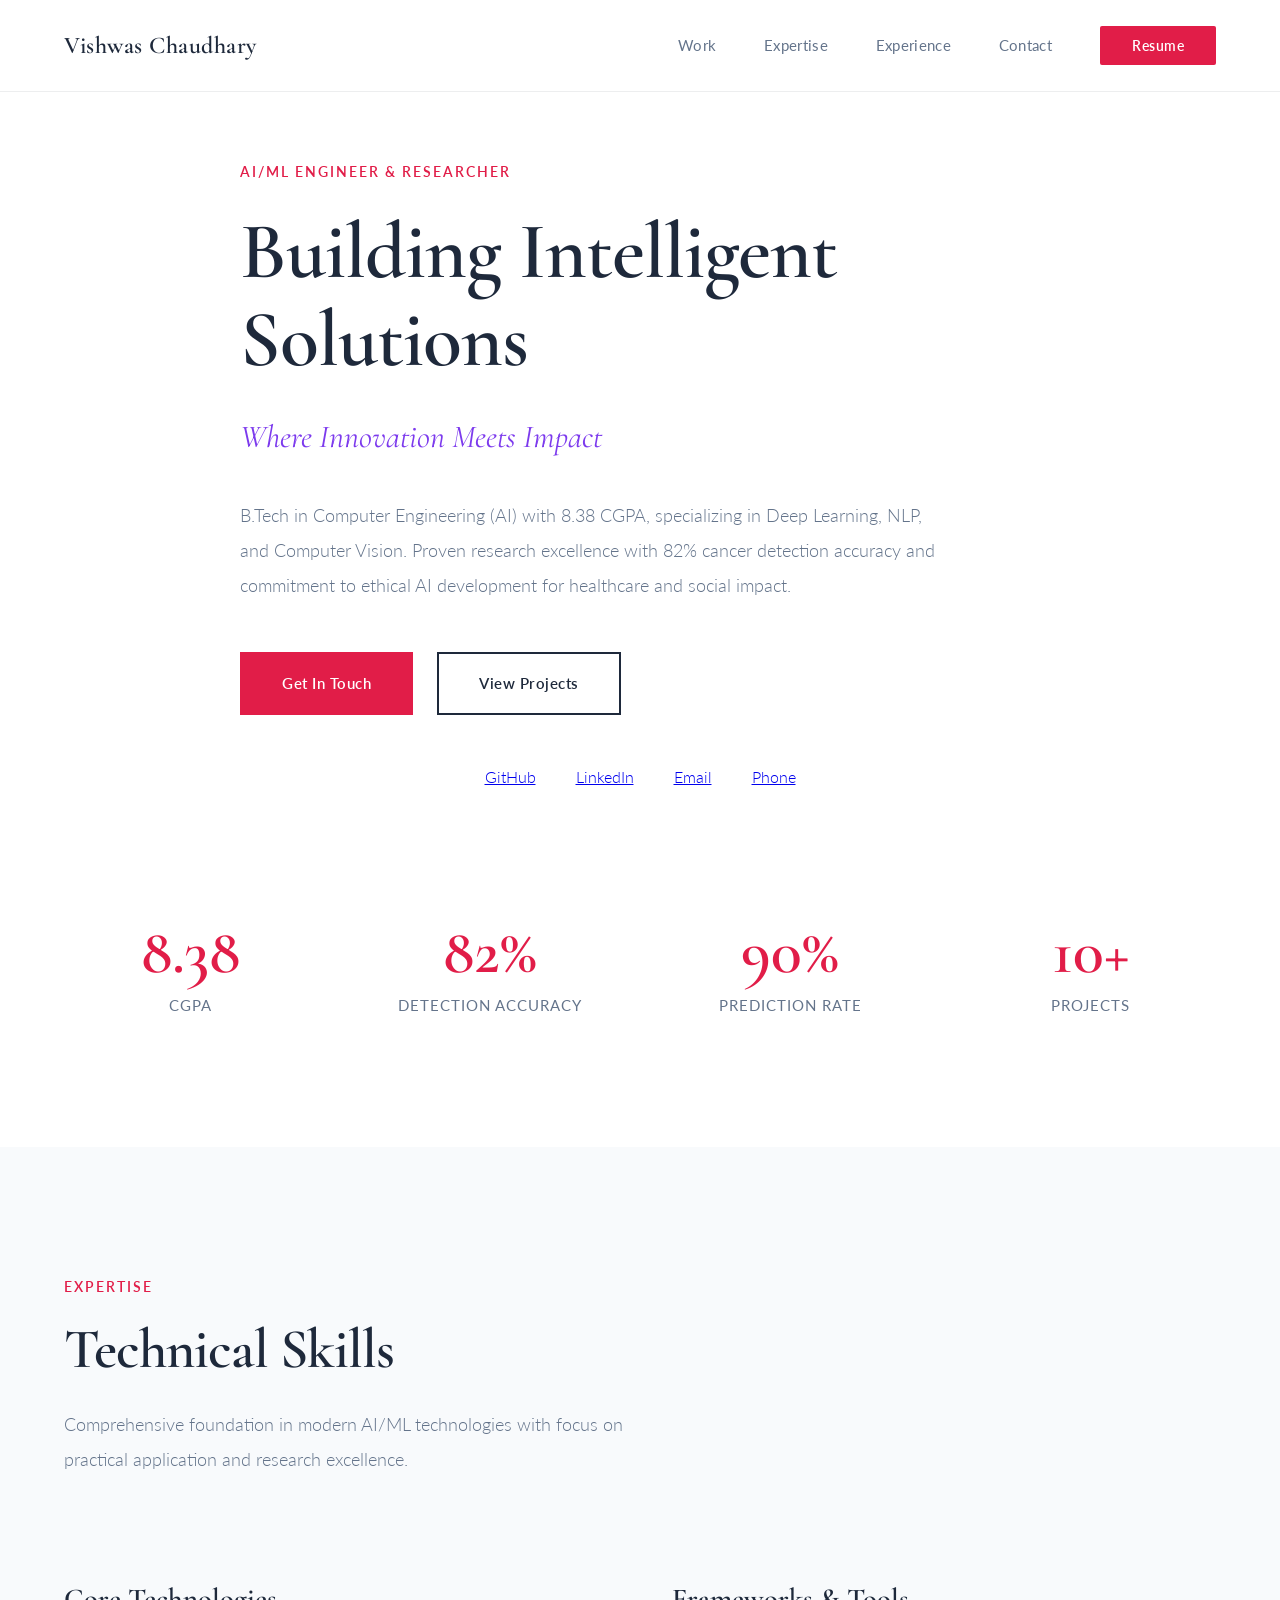
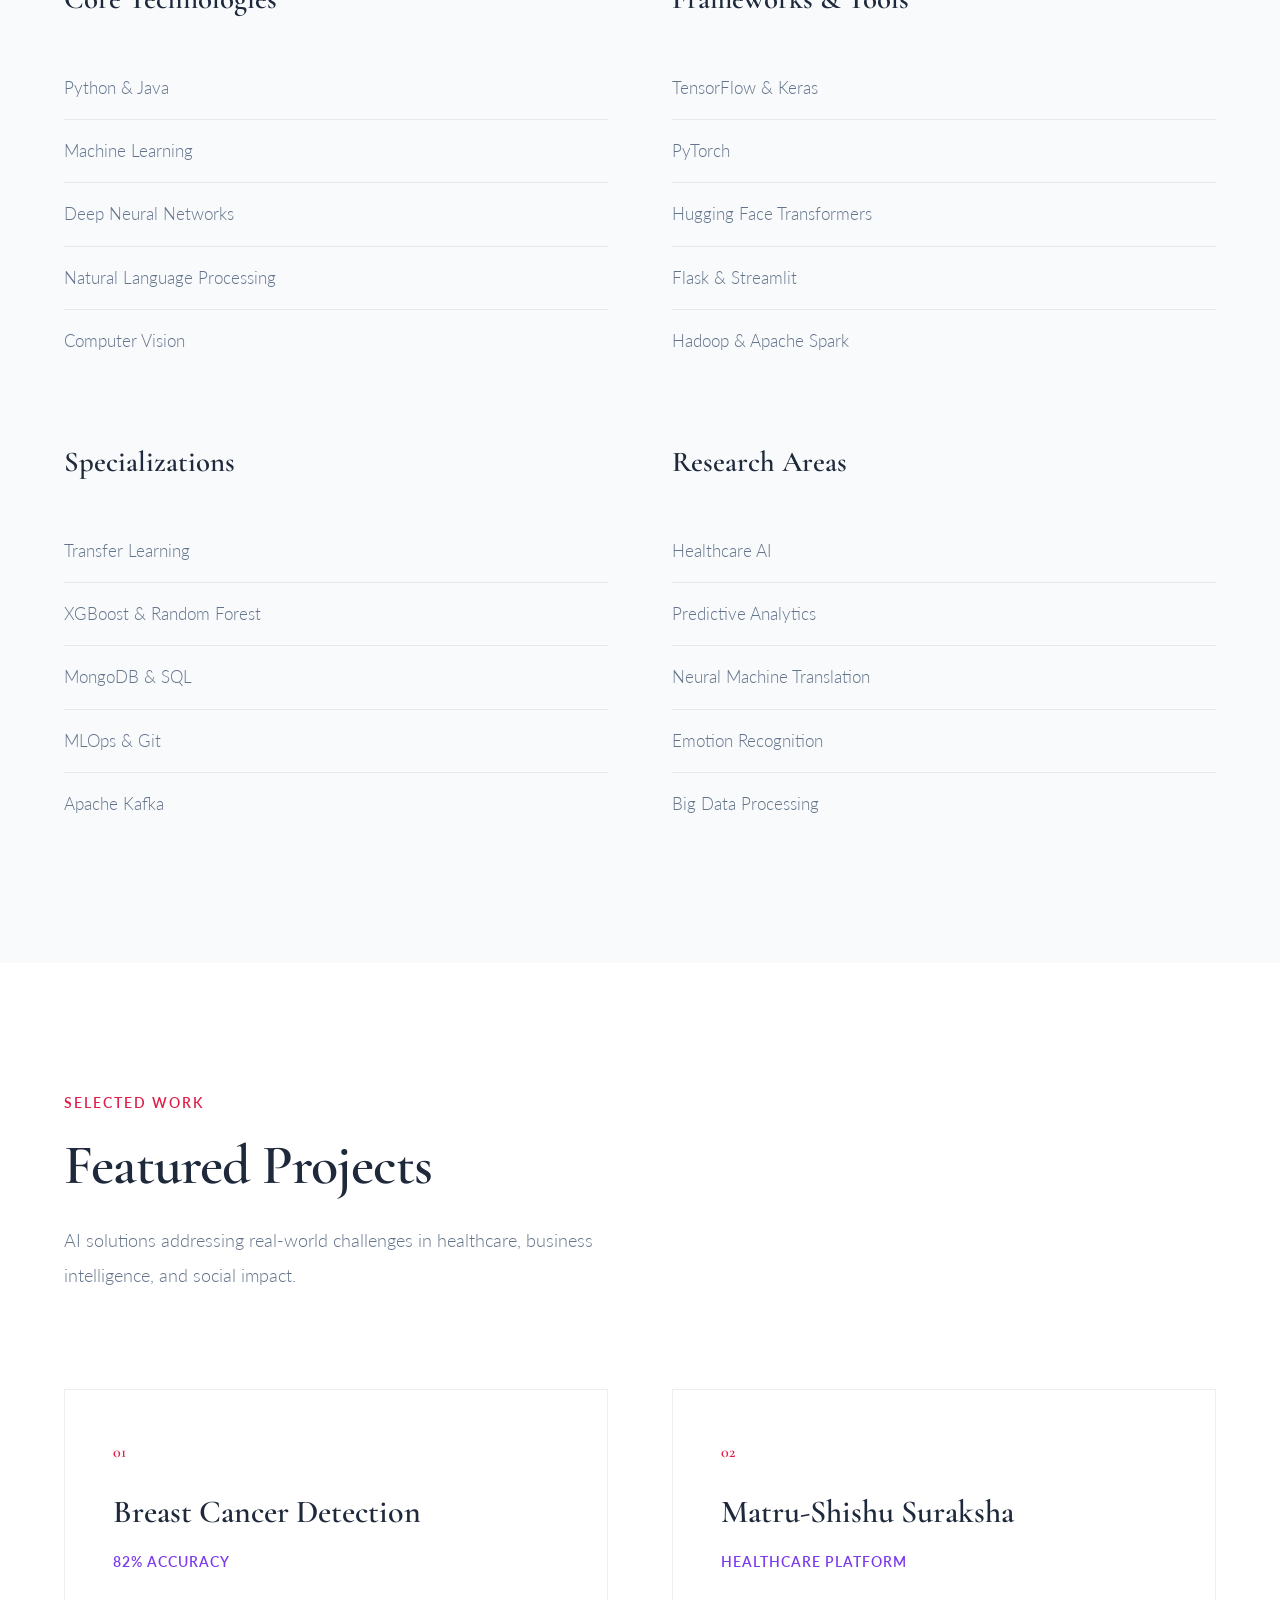
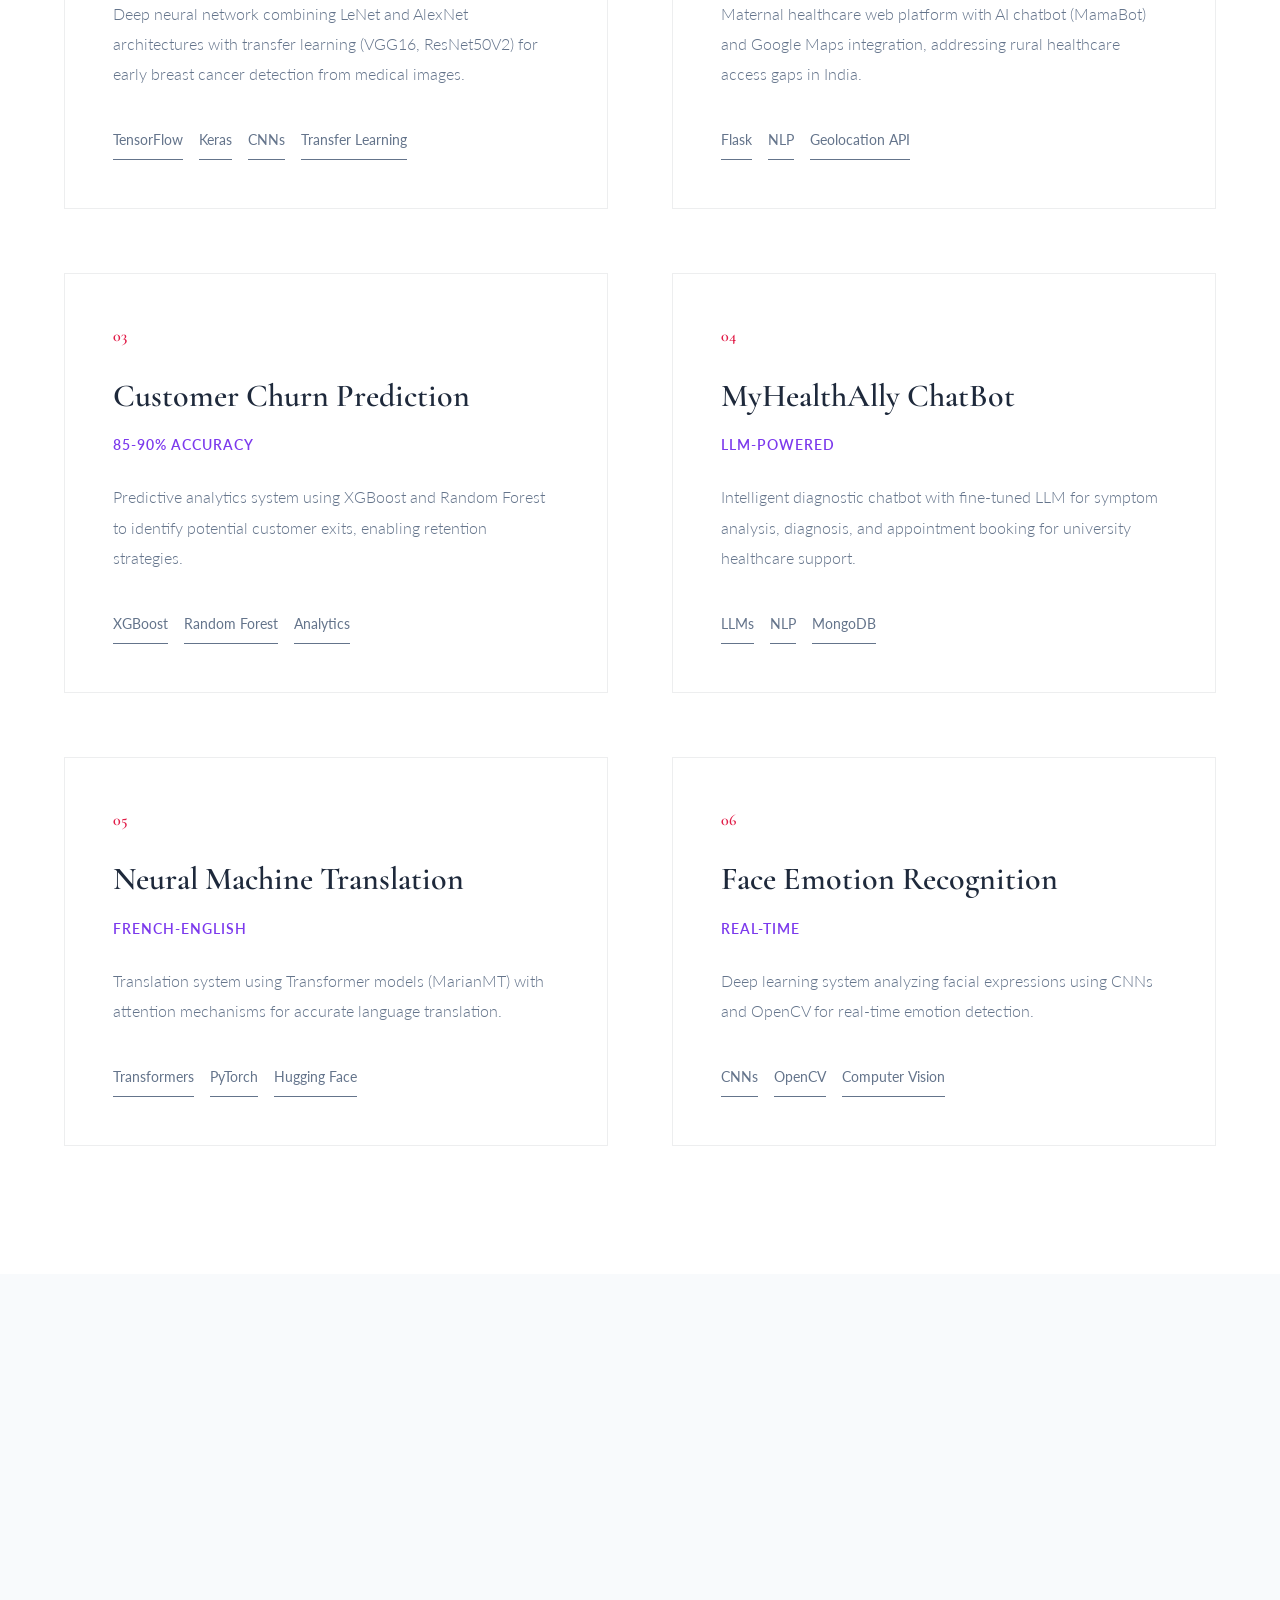
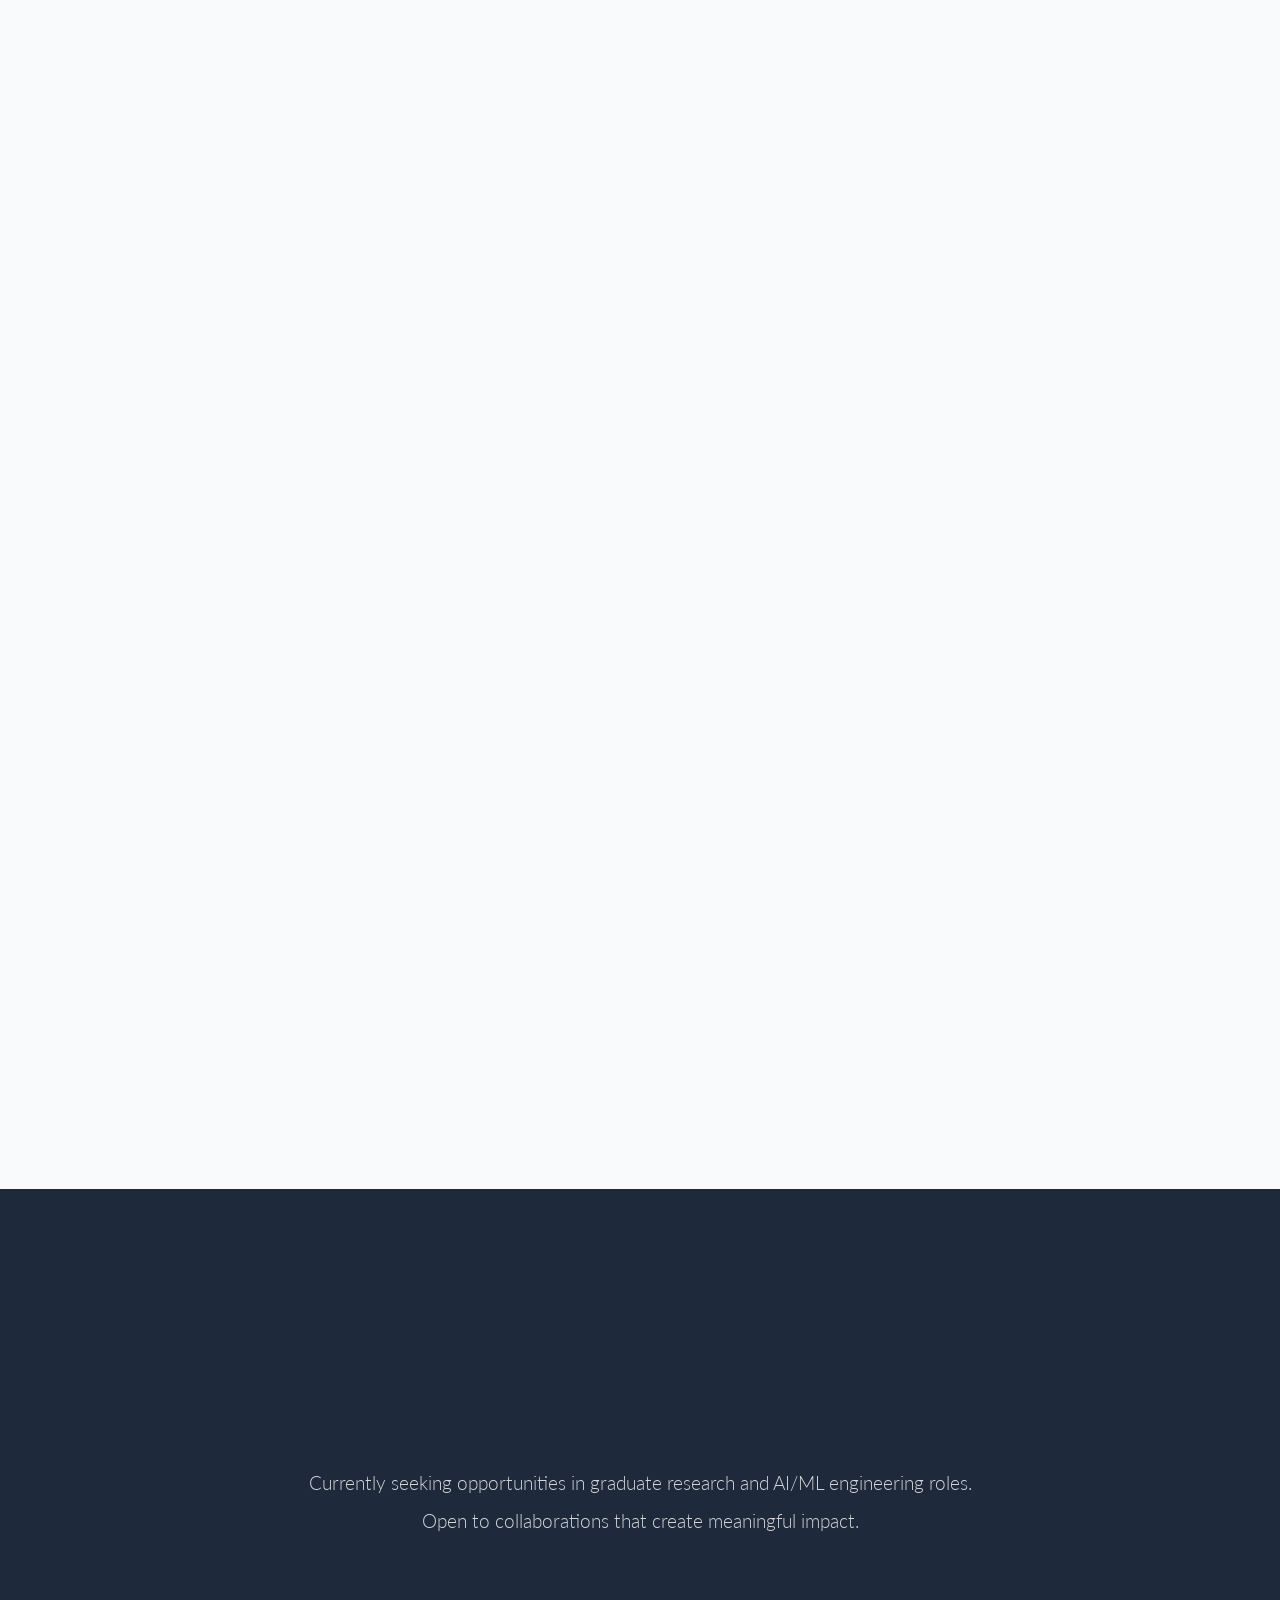
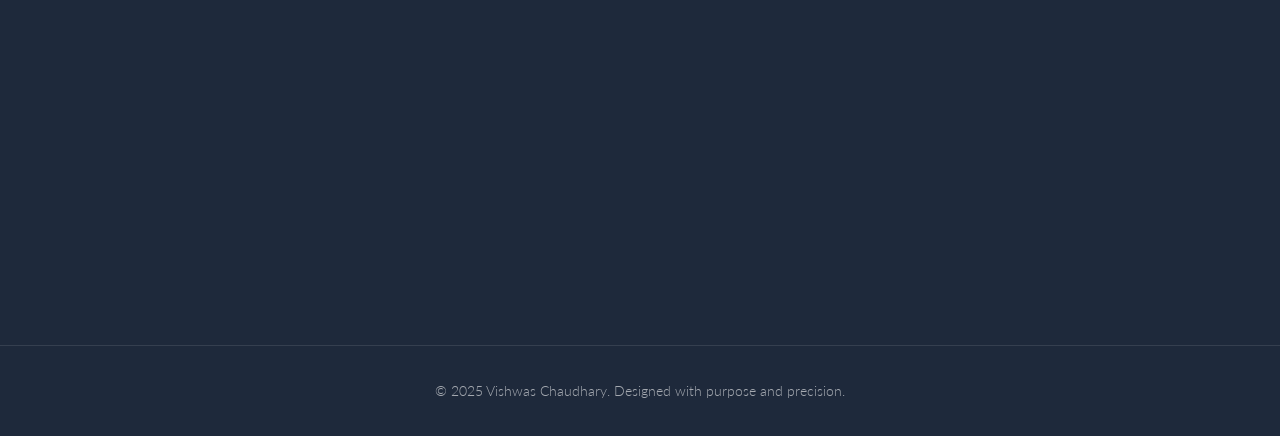
<file: index.html>
<!DOCTYPE html>
<html lang="en">
<head>
    <meta charset="UTF-8">
    <meta name="viewport" content="width=device-width, initial-scale=1.0">
    <meta name="description" content="Vishwas Chaudhary - AI/ML Engineer & Researcher">
    <title>Vishwas Chaudhary | AI/ML Researcher</title>
    
    <!-- Google Fonts -->
    <link rel="preconnect" href="https://fonts.googleapis.com">
    <link rel="preconnect" href="https://fonts.gstatic.com" crossorigin>
    <link href="https://fonts.googleapis.com/css2?family=Cormorant+Garamond:wght@400;500;600;700&family=Lato:wght@300;400;600&display=swap" rel="stylesheet">
    
    <style>
        /* ==================== DESIGN SYSTEM ==================== */
        /* 
        🎨 COLOR PALETTE - Creativity & Energy meets Academic Elegance
        Primary: #E11D48 (Vibrant Rose) - Creative energy, passion
        Accent: #7C3AED (Royal Purple) - Innovation, sophistication  
        Neutral: #1E293B (Deep Slate) - Academic authority
        
        🔤 TYPOGRAPHY
        Headings: Cormorant Garamond (elegant serif)
        Body: Lato (clean, modern sans-serif)
        
        ✨ INTERACTIONS (All three subtle)
        1. Smooth fade-in on scroll
        2. Gentle hover lift on cards (6px)
        3. Elegant underline animation on links
        */

        :root {
            --primary: #E11D48;
            --accent: #7C3AED;
            --neutral: #1E293B;
            --neutral-light: #475569;
            --bg-white: #FFFFFF;
            --bg-light: #F8FAFC;
            --text-primary: #1E293B;
            --text-secondary: #64748B;
            
            --font-heading: 'Cormorant Garamond', serif;
            --font-body: 'Lato', sans-serif;
            
            --transition: all 0.4s cubic-bezier(0.4, 0, 0.2, 1);
            --shadow-sm: 0 1px 3px rgba(0, 0, 0, 0.06);
            --shadow-md: 0 4px 12px rgba(0, 0, 0, 0.08);
            --shadow-lg: 0 10px 30px rgba(0, 0, 0, 0.12);
        }

        * {
            margin: 0;
            padding: 0;
            box-sizing: border-box;
        }

        html {
            scroll-behavior: smooth;
        }

        body {
            font-family: var(--font-body);
            font-weight: 300;
            line-height: 1.8;
            color: var(--text-primary);
            background: var(--bg-white);
            overflow-x: hidden;
        }

        /* ==================== NAVIGATION ==================== */
        .navbar {
            position: fixed;
            top: 0;
            left: 0;
            width: 100%;
            background: rgba(255, 255, 255, 0.95);
            backdrop-filter: blur(10px);
            border-bottom: 1px solid rgba(30, 41, 59, 0.08);
            padding: 1.5rem 0;
            z-index: 1000;
            transition: var(--transition);
        }

        .navbar.scrolled {
            padding: 1rem 0;
            box-shadow: var(--shadow-sm);
        }

        .nav-container {
            max-width: 1400px;
            margin: 0 auto;
            padding: 0 4rem;
            display: flex;
            justify-content: space-between;
            align-items: center;
        }

        .nav-logo {
            font-family: var(--font-heading);
            font-size: 1.5rem;
            font-weight: 600;
            color: var(--neutral);
            letter-spacing: 0.5px;
        }

        .nav-menu {
            display: flex;
            list-style: none;
            gap: 3rem;
            align-items: center;
        }

        .nav-link {
            font-family: var(--font-body);
            font-weight: 400;
            font-size: 0.95rem;
            color: var(--text-secondary);
            text-decoration: none;
            position: relative;
            transition: var(--transition);
            letter-spacing: 0.3px;
        }

        /* ELEGANT UNDERLINE ANIMATION */
        .nav-link::after {
            content: '';
            position: absolute;
            bottom: -4px;
            left: 0;
            width: 0;
            height: 1px;
            background: var(--primary);
            transition: width 0.4s cubic-bezier(0.4, 0, 0.2, 1);
        }

        .nav-link:hover {
            color: var(--primary);
        }

        .nav-link:hover::after {
            width: 100%;
        }

        .nav-cta {
            font-family: var(--font-body);
            font-weight: 600;
            background: var(--primary);
            color: white;
            padding: 0.7rem 2rem;
            border-radius: 2px;
            text-decoration: none;
            transition: var(--transition);
            letter-spacing: 0.5px;
            font-size: 0.9rem;
        }

        .nav-cta:hover {
            background: var(--accent);
            transform: translateY(-2px);
            box-shadow: var(--shadow-md);
        }

        .hamburger {
            display: none;
            flex-direction: column;
            cursor: pointer;
            gap: 4px;
        }

        .hamburger span {
            width: 24px;
            height: 2px;
            background: var(--neutral);
            transition: var(--transition);
        }

        /* ==================== HERO SECTION ==================== */
        .hero {
            min-height: 90vh;
            display: flex;
            align-items: center;
            padding: 10rem 4rem 6rem;
            background: var(--bg-white);
        }

        .hero-container {
            max-width: 1400px;
            margin: 0 auto;
            display: grid;
            grid-template-columns: 1fr;
            gap: 4rem;
        }

        .hero-content {
            max-width: 800px;
        }

        .hero-label {
            font-family: var(--font-body);
            font-weight: 600;
            font-size: 0.85rem;
            color: var(--primary);
            text-transform: uppercase;
            letter-spacing: 2px;
            margin-bottom: 1.5rem;
            opacity: 0;
            animation: fadeInUp 0.8s ease forwards;
        }

        .hero-title {
            font-family: var(--font-heading);
            font-size: 5rem;
            font-weight: 600;
            color: var(--neutral);
            line-height: 1.1;
            margin-bottom: 1.5rem;
            letter-spacing: -1px;
            opacity: 0;
            animation: fadeInUp 0.8s ease 0.2s forwards;
        }

        .hero-subtitle {
            font-family: var(--font-heading);
            font-size: 2rem;
            font-weight: 400;
            color: var(--accent);
            margin-bottom: 2rem;
            font-style: italic;
            opacity: 0;
            animation: fadeInUp 0.8s ease 0.4s forwards;
        }

        .hero-description {
            font-family: var(--font-body);
            font-size: 1.1rem;
            font-weight: 300;
            color: var(--text-secondary);
            line-height: 2;
            max-width: 700px;
            margin-bottom: 3rem;
            opacity: 0;
            animation: fadeInUp 0.8s ease 0.6s forwards;
        }

        .hero-buttons {
            display: flex;
            gap: 1.5rem;
            flex-wrap: wrap;
            opacity: 0;
            animation: fadeInUp 0.8s ease 0.8s forwards;
        }

        .btn {
            font-family: var(--font-body);
            font-weight: 600;
            padding: 1rem 2.5rem;
            text-decoration: none;
            transition: var(--transition);
            border: none;
            cursor: pointer;
            letter-spacing: 0.5px;
            font-size: 0.95rem;
        }

        .btn-primary {
            background: var(--primary);
            color: white;
            border: 2px solid var(--primary);
        }

        .btn-primary:hover {
            background: transparent;
            color: var(--primary);
            transform: translateY(-3px);
            box-shadow: var(--shadow-md);
        }

        .btn-secondary {
            background: transparent;
            color: var(--neutral);
            border: 2px solid var(--neutral);
        }

        .btn-secondary:hover {
            background: var(--neutral);
            color: white;
            transform: translateY(-3px);
            box-shadow: var(--shadow-md);
        }

        .social-links {
            margin-top: 3rem;
            display: flex;
            gap: 1.5rem;
            opacity: 0;
            animation: fadeInUp 0.8s ease 1s forwards;
        }

        .social-links {
          margin-top: 3rem;
          display: flex;
          gap: 2.5rem; /* Increased gap for wider spacing */
          justify-content: center; /* Centers items, use space-around for wider spread */
          width: 100%; /* Or set a specific width like 600px */
          max-width: 800px; /* Optional: limits max width */
          margin-left: auto;
          margin-right: auto; /* Centers the whole block */
          opacity: 0;
          animation: fadeInUp 0.8s ease 1s forwards;
        }


        .social-link:hover {
            border-color: var(--primary);
            color: var(--primary);
            transform: translateY(-3px);
        }

        /* ==================== STATS SECTION ==================== */
        .stats {
            padding: 0 4rem 6rem;
            background: var(--bg-white);
        }

        .stats-container {
            max-width: 1400px;
            margin: 0 auto;
            display: grid;
            grid-template-columns: repeat(4, 1fr);
            gap: 3rem;
        }

        .stat-item {
            text-align: center;
            padding: 2rem 0;
            opacity: 0;
            transform: translateY(40px);
            transition: var(--transition);
        }

        .stat-item.reveal {
            opacity: 1;
            transform: translateY(0);
        }

        .stat-number {
            font-family: var(--font-heading);
            font-size: 4rem;
            font-weight: 600;
            color: var(--primary);
            line-height: 1;
            margin-bottom: 0.5rem;
        }

        .stat-label {
            font-family: var(--font-body);
            font-size: 0.95rem;
            font-weight: 400;
            color: var(--text-secondary);
            text-transform: uppercase;
            letter-spacing: 1px;
        }

        /* ==================== SECTION LAYOUT (50/50 BALANCE) ==================== */
        .section {
            padding: 8rem 4rem;
            background: var(--bg-white);
        }

        .section:nth-child(even) {
            background: var(--bg-light);
        }

        .section-container {
            max-width: 1400px;
            margin: 0 auto;
        }

        .section-header {
            max-width: 600px;
            margin-bottom: 6rem;
            opacity: 0;
            transform: translateY(40px);
            transition: var(--transition);
        }

        .section-header.reveal {
            opacity: 1;
            transform: translateY(0);
        }

        .section-label {
            font-family: var(--font-body);
            font-weight: 600;
            font-size: 0.85rem;
            color: var(--primary);
            text-transform: uppercase;
            letter-spacing: 2px;
            margin-bottom: 1rem;
        }

        .section-title {
            font-family: var(--font-heading);
            font-size: 3.5rem;
            font-weight: 600;
            color: var(--neutral);
            line-height: 1.2;
            margin-bottom: 1.5rem;
            letter-spacing: -1px;
        }

        .section-description {
            font-family: var(--font-body);
            font-size: 1.1rem;
            font-weight: 300;
            color: var(--text-secondary);
            line-height: 2;
        }

        /* ==================== SKILLS SECTION ==================== */
        .skills-grid {
            display: grid;
            grid-template-columns: repeat(2, 1fr);
            gap: 4rem;
        }

        .skill-category {
            opacity: 0;
            transform: translateY(40px);
            transition: var(--transition);
        }

        .skill-category.reveal {
            opacity: 1;
            transform: translateY(0);
        }

        /* GENTLE HOVER LIFT */
        .skill-category:hover {
            transform: translateY(-6px);
        }

        .skill-category h3 {
            font-family: var(--font-heading);
            font-size: 1.8rem;
            font-weight: 600;
            color: var(--neutral);
            margin-bottom: 2rem;
        }

        .skill-list {
            list-style: none;
        }

        .skill-list li {
            font-family: var(--font-body);
            font-size: 1.05rem;
            font-weight: 300;
            color: var(--text-secondary);
            padding: 1rem 0;
            border-bottom: 1px solid rgba(30, 41, 59, 0.08);
            transition: var(--transition);
        }

        .skill-list li:hover {
            color: var(--primary);
            padding-left: 1rem;
        }

        .skill-list li:last-child {
            border-bottom: none;
        }

        /* ==================== PROJECTS SECTION ==================== */
        .projects-grid {
            display: grid;
            grid-template-columns: repeat(2, 1fr);
            gap: 4rem;
        }

        .project-card {
            background: var(--bg-white);
            border: 1px solid rgba(30, 41, 59, 0.08);
            padding: 3rem;
            transition: var(--transition);
            opacity: 0;
            transform: translateY(40px);
        }

        .project-card.reveal {
            opacity: 1;
            transform: translateY(0);
        }

        /* GENTLE HOVER LIFT */
        .project-card:hover {
            transform: translateY(-6px);
            box-shadow: var(--shadow-lg);
            border-color: var(--primary);
        }

        .project-number {
            font-family: var(--font-heading);
            font-size: 1rem;
            font-weight: 600;
            color: var(--primary);
            margin-bottom: 1.5rem;
        }

        .project-card h3 {
            font-family: var(--font-heading);
            font-size: 2rem;
            font-weight: 600;
            color: var(--neutral);
            margin-bottom: 1rem;
            line-height: 1.3;
        }

        .project-metric {
            font-family: var(--font-body);
            font-size: 0.9rem;
            font-weight: 600;
            color: var(--accent);
            margin-bottom: 1.5rem;
            text-transform: uppercase;
            letter-spacing: 1px;
        }

        .project-description {
            font-family: var(--font-body);
            font-size: 1rem;
            font-weight: 300;
            color: var(--text-secondary);
            line-height: 1.9;
            margin-bottom: 2rem;
        }

        .project-tech {
            display: flex;
            flex-wrap: wrap;
            gap: 1rem;
        }

        .tech-tag {
            font-family: var(--font-body);
            font-size: 0.85rem;
            font-weight: 400;
            color: var(--text-secondary);
            padding: 0.4rem 0;
            border-bottom: 1px solid var(--text-secondary);
            transition: var(--transition);
        }

        .tech-tag:hover {
            color: var(--primary);
            border-color: var(--primary);
        }

        /* ==================== EXPERIENCE SECTION ==================== */
        .experience-list {
            max-width: 900px;
            margin: 0 auto;
        }

        .experience-item {
            padding: 3rem 0;
            border-bottom: 1px solid rgba(30, 41, 59, 0.08);
            opacity: 0;
            transform: translateY(40px);
            transition: var(--transition);
        }

        .experience-item.reveal {
            opacity: 1;
            transform: translateY(0);
        }

        .experience-item:last-child {
            border-bottom: none;
        }

        .experience-header {
            display: flex;
            justify-content: space-between;
            align-items: baseline;
            margin-bottom: 1rem;
            flex-wrap: wrap;
            gap: 1rem;
        }

        .experience-item h3 {
            font-family: var(--font-heading);
            font-size: 1.8rem;
            font-weight: 600;
            color: var(--neutral);
        }

        .experience-date {
            font-family: var(--font-body);
            font-size: 0.9rem;
            font-weight: 400;
            color: var(--primary);
            text-transform: uppercase;
            letter-spacing: 1px;
        }

        .experience-description {
            font-family: var(--font-body);
            font-size: 1.05rem;
            font-weight: 300;
            color: var(--text-secondary);
            line-height: 2;
        }

        /* ==================== CONTACT SECTION ==================== */
        .contact {
            padding: 8rem 4rem;
            background: var(--neutral);
            color: white;
        }

        .contact-container {
            max-width: 1400px;
            margin: 0 auto;
            text-align: center;
        }

        .contact-title {
            font-family: var(--font-heading);
            font-size: 4rem;
            font-weight: 600;
            color: white;
            margin-bottom: 2rem;
            opacity: 0;
            transform: translateY(40px);
            transition: var(--transition);
        }

        .contact-title.reveal {
            opacity: 1;
            transform: translateY(0);
        }

        .contact-description {
            font-family: var(--font-body);
            font-size: 1.2rem;
            font-weight: 300;
            color: rgba(255, 255, 255, 0.8);
            margin-bottom: 4rem;
            max-width: 700px;
            margin-left: auto;
            margin-right: auto;
            line-height: 2;
        }

        .contact-methods {
            display: grid;
            grid-template-columns: repeat(3, 1fr);
            gap: 3rem;
            max-width: 1000px;
            margin: 0 auto 4rem;
        }

        .contact-item {
            padding: 2rem;
            border: 1px solid rgba(255, 255, 255, 0.2);
            transition: var(--transition);
            opacity: 0;
            transform: translateY(40px);
        }

        .contact-item.reveal {
            opacity: 1;
            transform: translateY(0);
        }

        /* GENTLE HOVER LIFT */
        .contact-item:hover {
            transform: translateY(-6px);
            border-color: var(--primary);
            background: rgba(225, 29, 72, 0.05);
        }

        .contact-item h4 {
            font-family: var(--font-heading);
            font-size: 1.3rem;
            font-weight: 600;
            margin-bottom: 1rem;
        }

        .contact-item a {
            font-family: var(--font-body);
            font-size: 1rem;
            color: rgba(255, 255, 255, 0.9);
            text-decoration: none;
            transition: var(--transition);
            position: relative;
        }

        /* ELEGANT UNDERLINE ANIMATION */
        .contact-item a::after {
            content: '';
            position: absolute;
            bottom: -2px;
            left: 0;
            width: 0;
            height: 1px;
            background: var(--primary);
            transition: width 0.4s cubic-bezier(0.4, 0, 0.2, 1);
        }

        .contact-item a:hover::after {
            width: 100%;
        }

        .contact-item a:hover {
            color: var(--primary);
        }

        .contact-item p {
            font-family: var(--font-body);
            font-size: 1rem;
            color: rgba(255, 255, 255, 0.8);
        }

        /* ==================== FOOTER ==================== */
        .footer {
            background: var(--neutral);
            color: rgba(255, 255, 255, 0.6);
            text-align: center;
            padding: 2rem 4rem;
            border-top: 1px solid rgba(255, 255, 255, 0.1);
        }

        .footer p {
            font-family: var(--font-body);
            font-size: 0.9rem;
            font-weight: 300;
        }

        /* ==================== ANIMATIONS ==================== */
        @keyframes fadeInUp {
            from {
                opacity: 0;
                transform: translateY(30px);
            }
            to {
                opacity: 1;
                transform: translateY(0);
            }
        }

        /* ==================== RESPONSIVE DESIGN ==================== */
        @media (max-width: 1200px) {
            .nav-container,
            .hero,
            .stats,
            .section {
                padding-left: 2rem;
                padding-right: 2rem;
            }

            .hero-title {
                font-size: 4rem;
            }

            .section-title {
                font-size: 3rem;
            }
        }

        @media (max-width: 968px) {
            .nav-menu {
                position: fixed;
                top: 0;
                right: -100%;
                width: 70%;
                height: 100vh;
                background: white;
                flex-direction: column;
                justify-content: center;
                gap: 2rem;
                transition: right 0.4s ease;
                box-shadow: -5px 0 30px rgba(0, 0, 0, 0.1);
            }

            .nav-menu.active {
                right: 0;
            }

            .hamburger {
                display: flex;
            }

            .hamburger.active span:nth-child(1) {
                transform: rotate(45deg) translate(5px, 5px);
            }

            .hamburger.active span:nth-child(2) {
                opacity: 0;
            }

            .hamburger.active span:nth-child(3) {
                transform: rotate(-45deg) translate(6px, -6px);
            }

            .hero-title {
                font-size: 3rem;
            }

            .hero-subtitle {
                font-size: 1.5rem;
            }

            .stats-container {
                grid-template-columns: repeat(2, 1fr);
                gap: 2rem;
            }

            .skills-grid,
            .projects-grid {
                grid-template-columns: 1fr;
                gap: 3rem;
            }

            .contact-methods {
                grid-template-columns: 1fr;
            }
        }

        @media (max-width: 640px) {
            .hero-title {
                font-size: 2.5rem;
            }

            .section-title {
                font-size: 2.5rem;
            }

            .contact-title {
                font-size: 2.5rem;
            }

            .stats-container {
                grid-template-columns: 1fr;
            }

            .stat-number {
                font-size: 3rem;
            }
        }
    </style>
</head>
<body>
    <!-- Navigation -->
    <nav class="navbar" id="navbar">
        <div class="nav-container">
            <div class="nav-logo">Vishwas Chaudhary</div>
            <div class="hamburger" id="hamburger">
                <span></span>
                <span></span>
                <span></span>
            </div>
            <ul class="nav-menu" id="navMenu">
                <li><a href="#work" class="nav-link">Work</a></li>
                <li><a href="#skills" class="nav-link">Expertise</a></li>
                <li><a href="#experience" class="nav-link">Experience</a></li>
                <li><a href="#contact" class="nav-link">Contact</a></li>
                <li><a href="#" class="nav-cta" id="downloadResume">Resume</a></li>
            </ul>
        </div>
    </nav>

    <!-- Hero Section -->
    <section class="hero">
        <div class="hero-container">
            <div class="hero-content">
                <div class="hero-label">AI/ML Engineer & Researcher</div>
                <h1 class="hero-title">Building Intelligent Solutions</h1>
                <p class="hero-subtitle">Where Innovation Meets Impact</p>
                <p class="hero-description">
                    B.Tech in Computer Engineering (AI) with 8.38 CGPA, specializing in Deep Learning, NLP, and Computer Vision. Proven research excellence with 82% cancer detection accuracy and commitment to ethical AI development for healthcare and social impact.
                </p>
                <div class="hero-buttons">
                    <a href="tel:+919081452843" class="btn btn-primary">Get In Touch</a>
                    <a href="#work" class="btn btn-secondary">View Projects</a>
                </div>
                <div class="social-links">
                    <a href="https://github.com/paradise-007" class="social-link" target="_blank" title="GitHub">GitHub</a>
                    <a href="https://linkedin.com/in/vishwas-chaudhary" class="social-link" target="_blank" title="LinkedIn">LinkedIn</a>
                    <a href="mailto:vishwaschaudhary2672003@gmail.com" class="social-link" title="Email">Email</a>
                    <a href="tel:+919081452843" class="social-link" title="Phone">Phone</a>
                </div>
            </div>
        </div>
    </section>

    <!-- Stats Section -->
    <section class="stats">
        <div class="stats-container">
            <div class="stat-item">
                <div class="stat-number">8.38</div>
                <div class="stat-label">CGPA</div>
            </div>
            <div class="stat-item">
                <div class="stat-number">82%</div>
                <div class="stat-label">Detection Accuracy</div>
            </div>
            <div class="stat-item">
                <div class="stat-number">90%</div>
                <div class="stat-label">Prediction Rate</div>
            </div>
            <div class="stat-item">
                <div class="stat-number">10+</div>
                <div class="stat-label">Projects</div>
            </div>
        </div>
    </section>

    <!-- Skills Section -->
    <section id="skills" class="section">
        <div class="section-container">
            <div class="section-header">
                <div class="section-label">Expertise</div>
                <h2 class="section-title">Technical Skills</h2>
                <p class="section-description">
                    Comprehensive foundation in modern AI/ML technologies with focus on practical application and research excellence.
                </p>
            </div>
            <div class="skills-grid">
                <div class="skill-category">
                    <h3>Core Technologies</h3>
                    <ul class="skill-list">
                        <li>Python & Java</li>
                        <li>Machine Learning</li>
                        <li>Deep Neural Networks</li>
                        <li>Natural Language Processing</li>
                        <li>Computer Vision</li>
                    </ul>
                </div>
                <div class="skill-category">
                    <h3>Frameworks & Tools</h3>
                    <ul class="skill-list">
                        <li>TensorFlow & Keras</li>
                        <li>PyTorch</li>
                        <li>Hugging Face Transformers</li>
                        <li>Flask & Streamlit</li>
                        <li>Hadoop & Apache Spark</li>
                    </ul>
                </div>
                <div class="skill-category">
                    <h3>Specializations</h3>
                    <ul class="skill-list">
                        <li>Transfer Learning</li>
                        <li>XGBoost & Random Forest</li>
                        <li>MongoDB & SQL</li>
                        <li>MLOps & Git</li>
                        <li>Apache Kafka</li>
                    </ul>
                </div>
                <div class="skill-category">
                    <h3>Research Areas</h3>
                    <ul class="skill-list">
                        <li>Healthcare AI</li>
                        <li>Predictive Analytics</li>
                        <li>Neural Machine Translation</li>
                        <li>Emotion Recognition</li>
                        <li>Big Data Processing</li>
                    </ul>
                </div>
            </div>
        </div>
    </section>

    <!-- Projects Section -->
    <section id="work" class="section">
        <div class="section-container">
            <div class="section-header">
                <div class="section-label">Selected Work</div>
                <h2 class="section-title">Featured Projects</h2>
                <p class="section-description">
                    AI solutions addressing real-world challenges in healthcare, business intelligence, and social impact.
                </p>
            </div>
            <div class="projects-grid">
                <div class="project-card">
                    <div class="project-number">01</div>
                    <h3>Breast Cancer Detection</h3>
                    <div class="project-metric">82% Accuracy</div>
                    <p class="project-description">
                        Deep neural network combining LeNet and AlexNet architectures with transfer learning (VGG16, ResNet50V2) for early breast cancer detection from medical images.
                    </p>
                    <div class="project-tech">
                        <span class="tech-tag">TensorFlow</span>
                        <span class="tech-tag">Keras</span>
                        <span class="tech-tag">CNNs</span>
                        <span class="tech-tag">Transfer Learning</span>
                    </div>
                </div>

                <div class="project-card">
                    <div class="project-number">02</div>
                    <h3>Matru-Shishu Suraksha</h3>
                    <div class="project-metric">Healthcare Platform</div>
                    <p class="project-description">
                        Maternal healthcare web platform with AI chatbot (MamaBot) and Google Maps integration, addressing rural healthcare access gaps in India.
                    </p>
                    <div class="project-tech">
                        <span class="tech-tag">Flask</span>
                        <span class="tech-tag">NLP</span>
                        <span class="tech-tag">Geolocation API</span>
                    </div>
                </div>

                <div class="project-card">
                    <div class="project-number">03</div>
                    <h3>Customer Churn Prediction</h3>
                    <div class="project-metric">85-90% Accuracy</div>
                    <p class="project-description">
                        Predictive analytics system using XGBoost and Random Forest to identify potential customer exits, enabling retention strategies.
                    </p>
                    <div class="project-tech">
                        <span class="tech-tag">XGBoost</span>
                        <span class="tech-tag">Random Forest</span>
                        <span class="tech-tag">Analytics</span>
                    </div>
                </div>

                <div class="project-card">
                    <div class="project-number">04</div>
                    <h3>MyHealthAlly ChatBot</h3>
                    <div class="project-metric">LLM-Powered</div>
                    <p class="project-description">
                        Intelligent diagnostic chatbot with fine-tuned LLM for symptom analysis, diagnosis, and appointment booking for university healthcare support.
                    </p>
                    <div class="project-tech">
                        <span class="tech-tag">LLMs</span>
                        <span class="tech-tag">NLP</span>
                        <span class="tech-tag">MongoDB</span>
                    </div>
                </div>

                <div class="project-card">
                    <div class="project-number">05</div>
                    <h3>Neural Machine Translation</h3>
                    <div class="project-metric">French-English</div>
                    <p class="project-description">
                        Translation system using Transformer models (MarianMT) with attention mechanisms for accurate language translation.
                    </p>
                    <div class="project-tech">
                        <span class="tech-tag">Transformers</span>
                        <span class="tech-tag">PyTorch</span>
                        <span class="tech-tag">Hugging Face</span>
                    </div>
                </div>

                <div class="project-card">
                    <div class="project-number">06</div>
                    <h3>Face Emotion Recognition</h3>
                    <div class="project-metric">Real-Time</div>
                    <p class="project-description">
                        Deep learning system analyzing facial expressions using CNNs and OpenCV for real-time emotion detection.
                    </p>
                    <div class="project-tech">
                        <span class="tech-tag">CNNs</span>
                        <span class="tech-tag">OpenCV</span>
                        <span class="tech-tag">Computer Vision</span>
                    </div>
                </div>
            </div>
        </div>
    </section>

    <!-- Experience Section -->
    <section id="experience" class="section">
        <div class="section-container">
            <div class="section-header">
                <div class="section-label">Background</div>
                <h2 class="section-title">Experience & Leadership</h2>
                <p class="section-description">
                    Making impact through technology, community service, and continuous learning.
                </p>
            </div>
            <div class="experience-list">
                <div class="experience-item">
                    <div class="experience-header">
                        <h3>IEEE Student Branch</h3>
                        <span class="experience-date">2022—2025</span>
                    </div>
                    <p class="experience-description">
                        Technical Lead organizing AI/ML workshops and the "Tucker" technical debate competition. Spearheaded "Box of Happiness" initiative, distributing essentials to underprivileged communities in Mehsana, promoting sustainability and social impact.
                    </p>
                </div>

                <div class="experience-item">
                    <div class="experience-header">
                        <h3>Ganpat Volunteer Movement</h3>
                        <span class="experience-date">2021—2025</span>
                    </div>
                    <p class="experience-description">
                        Conducted weekly village visits teaching underprivileged students, bridging educational gaps in rural communities through dedicated mentorship and support.
                    </p>
                </div>

                <div class="experience-item">
                    <div class="experience-header">
                        <h3>Smart India Hackathon</h3>
                        <span class="experience-date">2024</span>
                    </div>
                    <p class="experience-description">
                        Team Lead for "Aausadh" - AI-based Medicinal Plant Awareness platform. Co-developed "Medisoft" for speech therapy using advanced AI and NLP techniques.
                    </p>
                </div>

                <div class="experience-item">
                    <div class="experience-header">
                        <h3>Professional Development</h3>
                        <span class="experience-date">Ongoing</span>
                    </div>
                    <p class="experience-description">
                        NPTEL certifications in Java Programming and Python for Machine Learning. PMKVY certification as AI-ML Jr. Telecom Data Analyst. TCS iON Communication Skills certification.
                    </p>
                </div>
            </div>
        </div>
    </section>

    <!-- Contact Section -->
    <section id="contact" class="contact">
        <div class="contact-container">
            <h2 class="contact-title">Let's Connect</h2>
            <p class="contact-description">
                Currently seeking opportunities in graduate research and AI/ML engineering roles. Open to collaborations that create meaningful impact.
            </p>
            <div class="contact-methods">
                <div class="contact-item">
                    <h4>Email</h4>
                    <a href="mailto:vishwaschaudhary2672003@gmail.com">vishwaschaudhary2672003@gmail.com</a>
                </div>
                <div class="contact-item">
                    <h4>Phone</h4>
                    <a href="tel:+919081452843">+91 90814 52843</a>
                </div>
                <div class="contact-item">
                    <h4>Location</h4>
                    <p>Ahmedabad, Gujarat, India</p>
                </div>
            </div>
        </div>
    </section>

    <!-- Footer -->
    <footer class="footer">
        <p>© 2025 Vishwas Chaudhary. Designed with purpose and precision.</p>
    </footer>

    <!-- JavaScript -->
    <script>
        // Smooth Scrolling
        document.querySelectorAll('a[href^="#"]').forEach(anchor => {
            anchor.addEventListener('click', function(e) {
                e.preventDefault();
                const target = document.querySelector(this.getAttribute('href'));
                if (target) {
                    target.scrollIntoView({ behavior: 'smooth', block: 'start' });
                    document.getElementById('navMenu').classList.remove('active');
                    document.getElementById('hamburger').classList.remove('active');
                }
            });
        });

        // Navbar Scroll Effect
        const navbar = document.getElementById('navbar');
        window.addEventListener('scroll', () => {
            if (window.scrollY > 50) {
                navbar.classList.add('scrolled');
            } else {
                navbar.classList.remove('scrolled');
            }
        });

        // Mobile Menu
        const hamburger = document.getElementById('hamburger');
        const navMenu = document.getElementById('navMenu');
        
        hamburger.addEventListener('click', () => {
            hamburger.classList.toggle('active');
            navMenu.classList.toggle('active');
        });

        // Scroll Reveal Animation
        const revealElements = document.querySelectorAll('.section-header, .stat-item, .skill-category, .project-card, .experience-item, .contact-title, .contact-item');
        
        const revealOnScroll = () => {
            const windowHeight = window.innerHeight;
            revealElements.forEach((element, index) => {
                const elementTop = element.getBoundingClientRect().top;
                if (elementTop < windowHeight - 80) {
                    setTimeout(() => {
                        element.classList.add('reveal');
                    }, index * 50);
                }
            });
        };

        window.addEventListener('scroll', revealOnScroll);
        window.addEventListener('load', revealOnScroll);

        // Download Resume
        document.getElementById('downloadResume').addEventListener('click', function(e) {
            e.preventDefault();
            const link = document.createElement('a');
            link.href = 'VISHWAS_RESUME.pdf';
            link.download = 'Vishwas_Chaudhary_Resume.pdf';
            document.body.appendChild(link);
            link.click();
            document.body.removeChild(link);
        });
    </script>
</body>
</html>
</file>
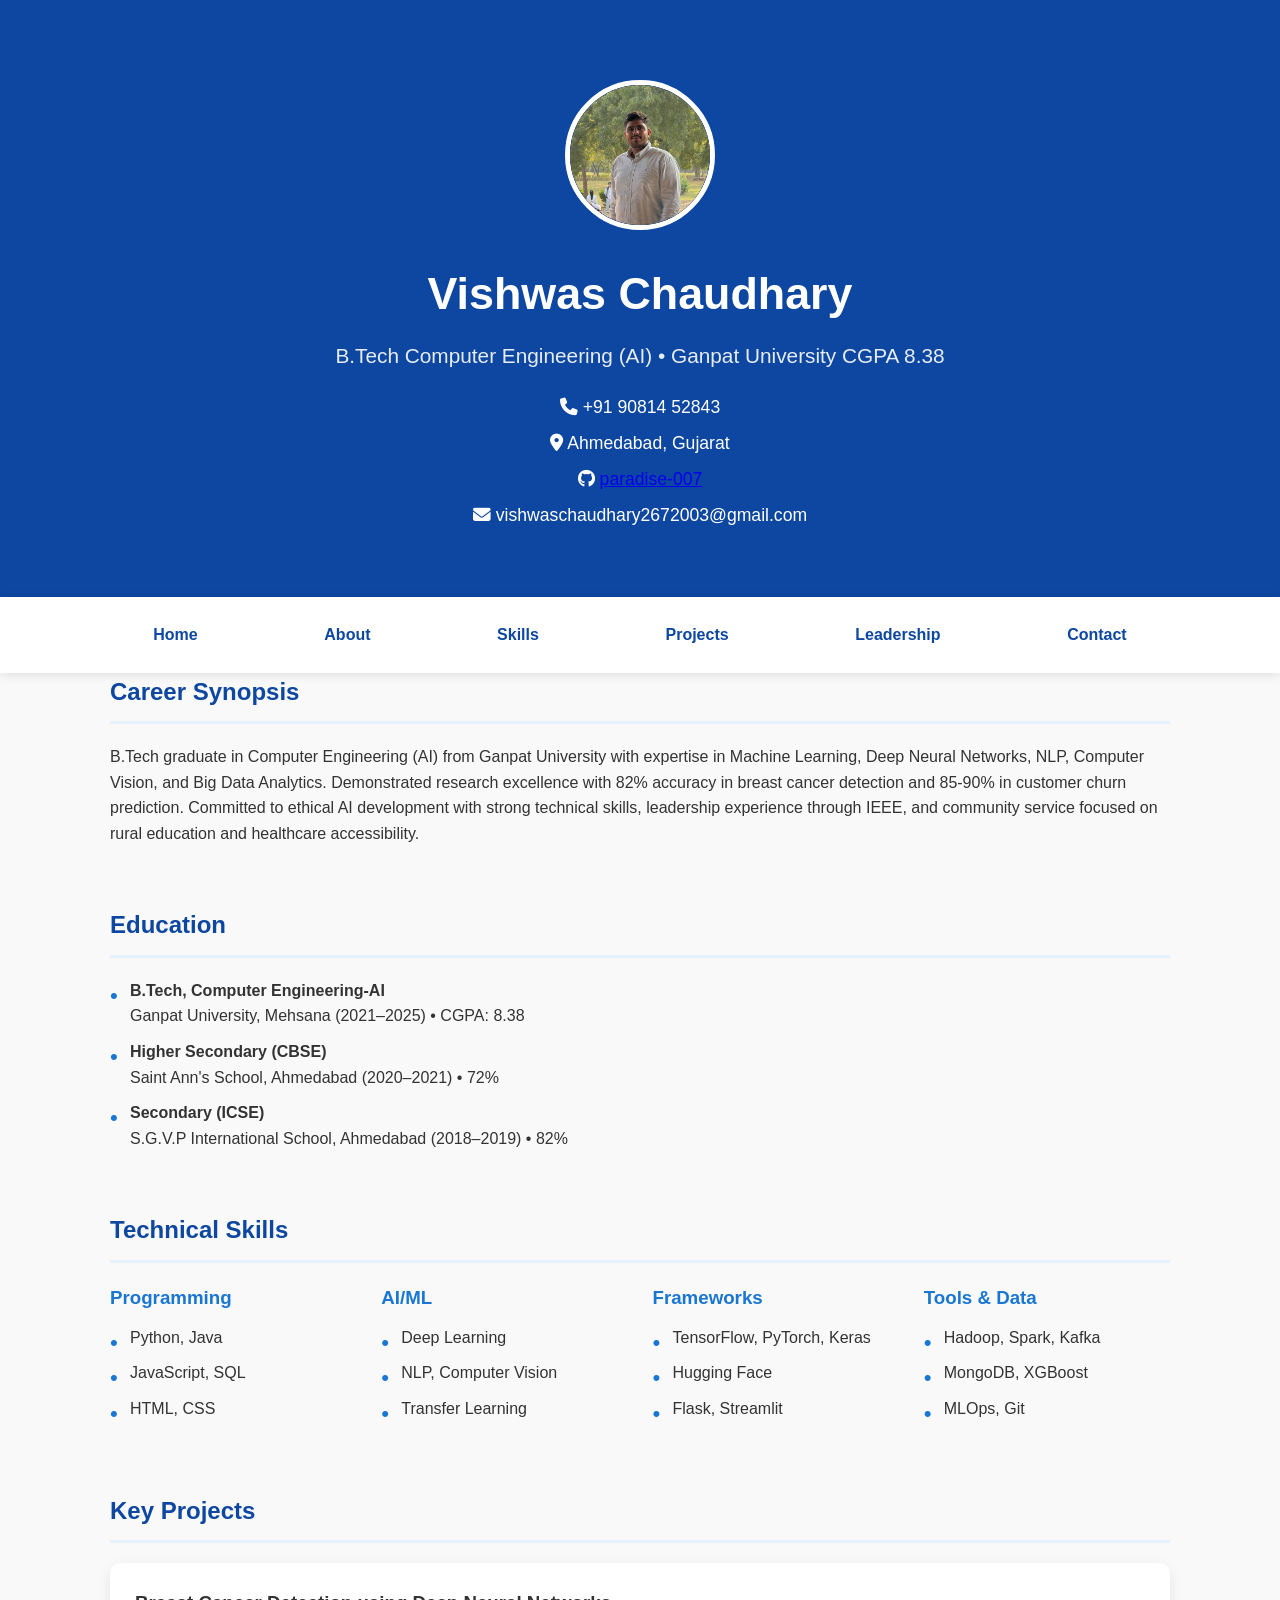
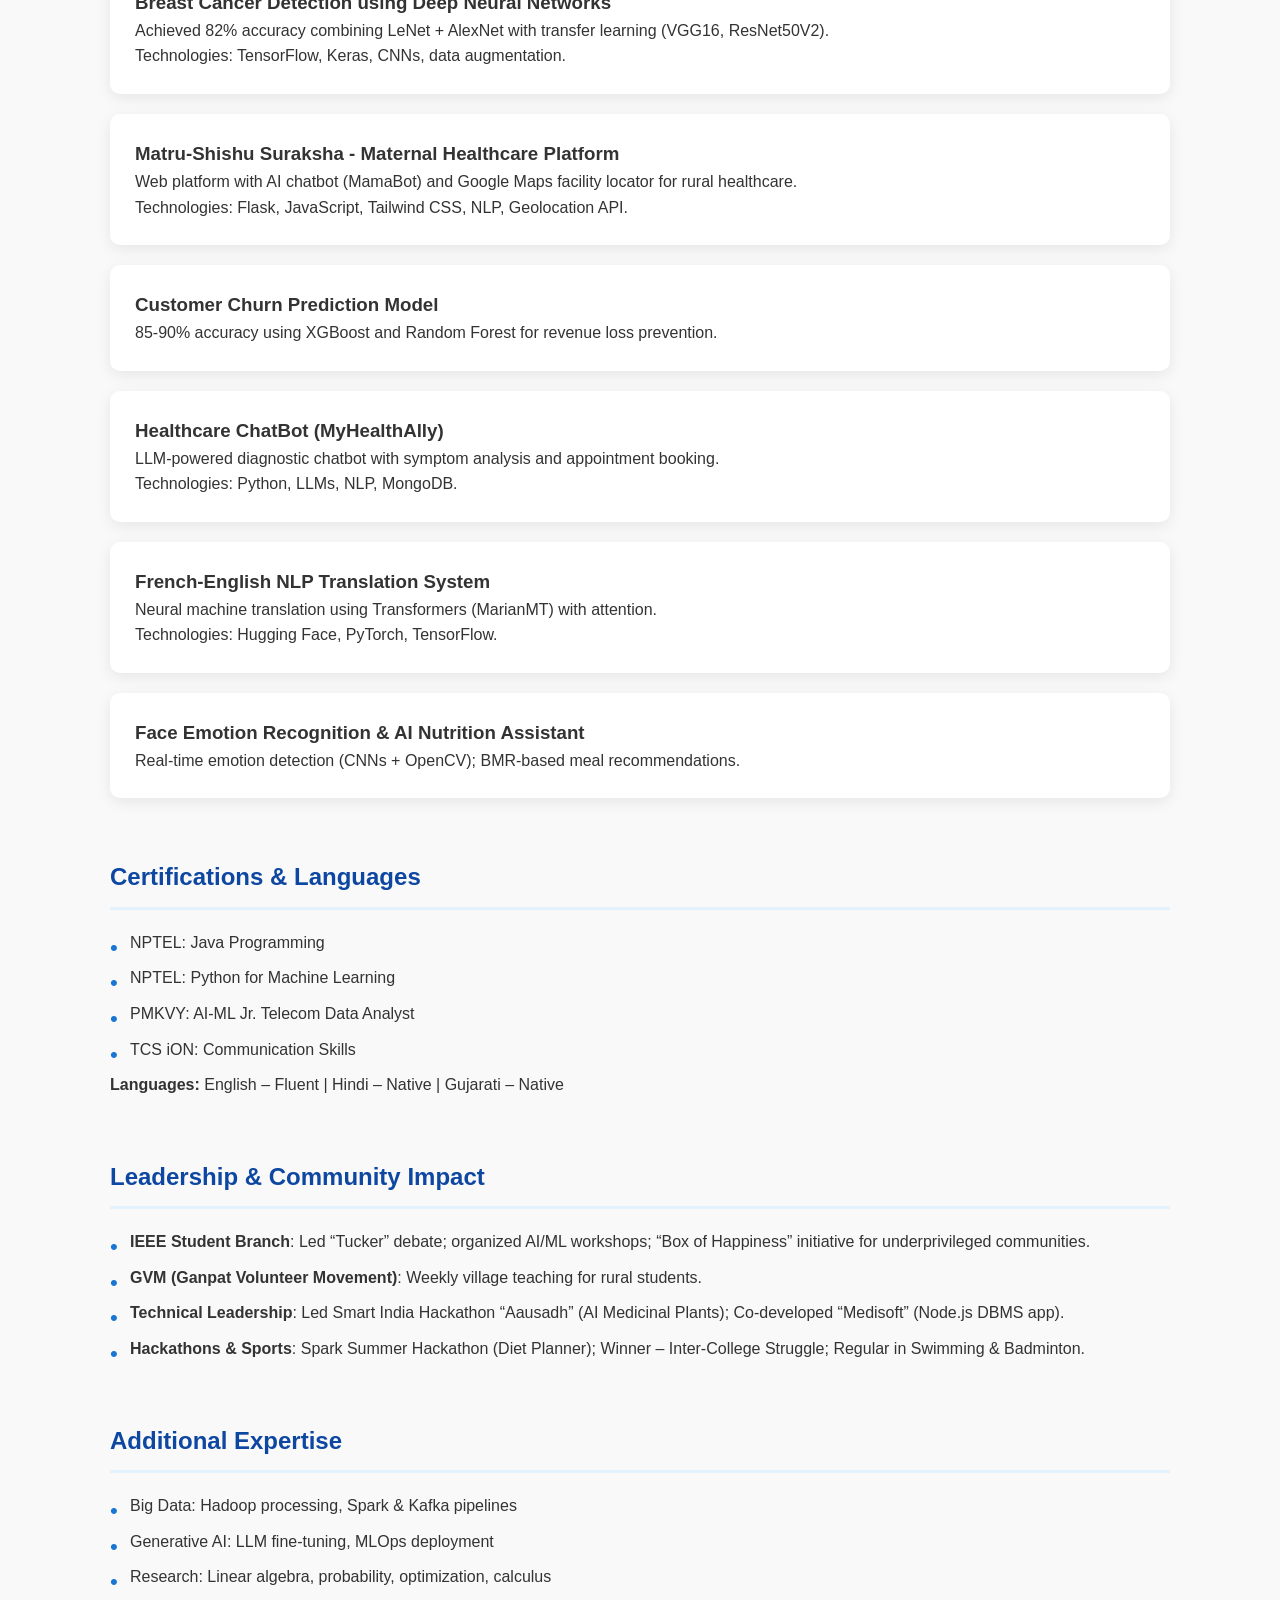
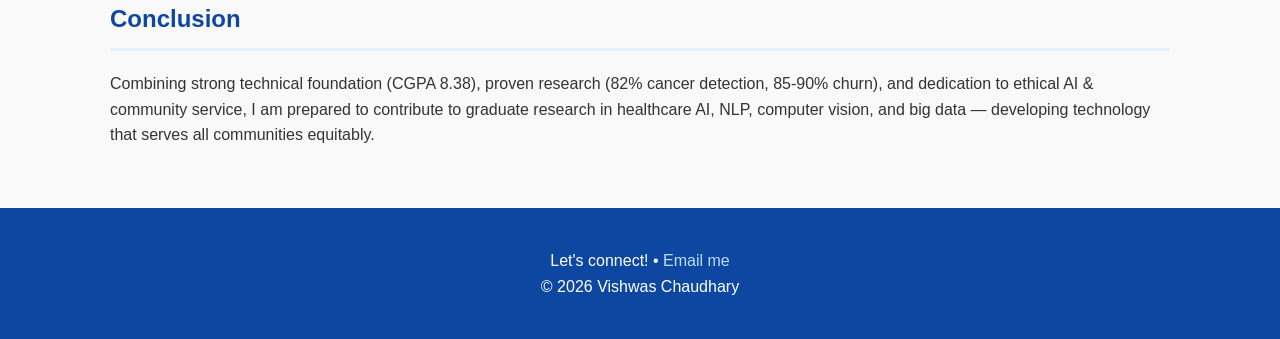
<file: index_backup.html>
<!DOCTYPE html>
<html lang="en">
<head>
  <meta charset="UTF-8" />
  <meta name="viewport" content="width=device-width, initial-scale=1.0"/>
  <title>Vishwas Chaudhary | AI/ML Engineer Portfolio</title>
  <meta name="description" content="B.Tech AI graduate | Breast Cancer Detection 82% | Customer Churn 85-90% | Healthcare AI Projects"/>
  <link rel="stylesheet" href="styles.css"/>
  <link rel="stylesheet" href="https://cdnjs.cloudflare.com/ajax/libs/font-awesome/6.5.0/css/all.min.css"/>
</head>
<body>
  <!-- Header / Hero -->
  <header id="home">
    <div class="container">
      <img src="vishwas.jpeg" alt="Vishwas Chaudhary" class="profile-img"/> <!-- Replace with your photo URL later -->
      <h1>Vishwas Chaudhary</h1>
      <p class="tagline">B.Tech Computer Engineering (AI) • Ganpat University CGPA 8.38</p>
      <div class="contact-info">
        <p><i class="fas fa-phone"></i> +91 90814 52843</p>
        <p><i class="fas fa-map-marker-alt"></i> Ahmedabad, Gujarat</p>
        <p><i class="fab fa-github"></i> <a href="https://github.com/paradise-007" target="_blank">paradise-007</a></p>
        <p><i class="fas fa-envelope"></i> vishwaschaudhary2672003@gmail.com</p>
      </div>
    </div>
  </header>

  <!-- Navigation -->
  <nav>
    <div class="container">
      <a href="#home">Home</a>
      <a href="#about">About</a>
      <a href="#skills">Skills</a>
      <a href="#projects">Projects</a>
      <a href="#leadership">Leadership</a>
      <a href="#contact">Contact</a>
    </div>
  </nav>

  <!-- Main Content -->
  <main class="container">
    <!-- About / Career Synopsis -->
    <section id="about">
      <h2>Career Synopsis</h2>
      <p>B.Tech graduate in Computer Engineering (AI) from Ganpat University with expertise in Machine Learning, Deep Neural Networks, NLP, Computer Vision, and Big Data Analytics. Demonstrated research excellence with 82% accuracy in breast cancer detection and 85-90% in customer churn prediction. Committed to ethical AI development with strong technical skills, leadership experience through IEEE, and community service focused on rural education and healthcare accessibility.</p>
    </section>

    <!-- Education -->
    <section>
      <h2>Education</h2>
      <ul>
        <li><strong>B.Tech, Computer Engineering-AI</strong><br>Ganpat University, Mehsana (2021–2025) • CGPA: 8.38</li>
        <li><strong>Higher Secondary (CBSE)</strong><br>Saint Ann's School, Ahmedabad (2020–2021) • 72%</li>
        <li><strong>Secondary (ICSE)</strong><br>S.G.V.P International School, Ahmedabad (2018–2019) • 82%</li>
      </ul>
    </section>

    <!-- Technical Skills -->
    <section id="skills">
      <h2>Technical Skills</h2>
      <div class="skills-grid">
        <div>
          <h3>Programming</h3>
          <ul><li>Python, Java</li><li>JavaScript, SQL</li><li>HTML, CSS</li></ul>
        </div>
        <div>
          <h3>AI/ML</h3>
          <ul><li>Deep Learning</li><li>NLP, Computer Vision</li><li>Transfer Learning</li></ul>
        </div>
        <div>
          <h3>Frameworks</h3>
          <ul><li>TensorFlow, PyTorch, Keras</li><li>Hugging Face</li><li>Flask, Streamlit</li></ul>
        </div>
        <div>
          <h3>Tools & Data</h3>
          <ul><li>Hadoop, Spark, Kafka</li><li>MongoDB, XGBoost</li><li>MLOps, Git</li></ul>
        </div>
      </div>
    </section>

    <!-- Key Projects -->
    <section id="projects">
      <h2>Key Projects</h2>
      <div class="project-card">
        <h3>Breast Cancer Detection using Deep Neural Networks</h3>
        <p>Achieved 82% accuracy combining LeNet + AlexNet with transfer learning (VGG16, ResNet50V2).<br>Technologies: TensorFlow, Keras, CNNs, data augmentation.</p>
      </div>
      <div class="project-card">
        <h3>Matru-Shishu Suraksha - Maternal Healthcare Platform</h3>
        <p>Web platform with AI chatbot (MamaBot) and Google Maps facility locator for rural healthcare.<br>Technologies: Flask, JavaScript, Tailwind CSS, NLP, Geolocation API.</p>
      </div>
      <div class="project-card">
        <h3>Customer Churn Prediction Model</h3>
        <p>85-90% accuracy using XGBoost and Random Forest for revenue loss prevention.</p>
      </div>
      <div class="project-card">
        <h3>Healthcare ChatBot (MyHealthAlly)</h3>
        <p>LLM-powered diagnostic chatbot with symptom analysis and appointment booking.<br>Technologies: Python, LLMs, NLP, MongoDB.</p>
      </div>
      <div class="project-card">
        <h3>French-English NLP Translation System</h3>
        <p>Neural machine translation using Transformers (MarianMT) with attention.<br>Technologies: Hugging Face, PyTorch, TensorFlow.</p>
      </div>
      <div class="project-card">
        <h3>Face Emotion Recognition & AI Nutrition Assistant</h3>
        <p>Real-time emotion detection (CNNs + OpenCV); BMR-based meal recommendations.</p>
      </div>
    </section>

    <!-- Certifications & Languages -->
    <section>
      <h2>Certifications & Languages</h2>
      <ul>
        <li>NPTEL: Java Programming</li>
        <li>NPTEL: Python for Machine Learning</li>
        <li>PMKVY: AI-ML Jr. Telecom Data Analyst</li>
        <li>TCS iON: Communication Skills</li>
      </ul>
      <p><strong>Languages:</strong> English – Fluent | Hindi – Native | Gujarati – Native</p>
    </section>

    <!-- Leadership & Community -->
    <section id="leadership">
      <h2>Leadership & Community Impact</h2>
      <ul>
        <li><strong>IEEE Student Branch</strong>: Led “Tucker” debate; organized AI/ML workshops; “Box of Happiness” initiative for underprivileged communities.</li>
        <li><strong>GVM (Ganpat Volunteer Movement)</strong>: Weekly village teaching for rural students.</li>
        <li><strong>Technical Leadership</strong>: Led Smart India Hackathon “Aausadh” (AI Medicinal Plants); Co-developed “Medisoft” (Node.js DBMS app).</li>
        <li><strong>Hackathons & Sports</strong>: Spark Summer Hackathon (Diet Planner); Winner – Inter-College Struggle; Regular in Swimming & Badminton.</li>
      </ul>
    </section>

    <!-- Additional Expertise & Conclusion -->
    <section>
      <h2>Additional Expertise</h2>
      <ul>
        <li>Big Data: Hadoop processing, Spark & Kafka pipelines</li>
        <li>Generative AI: LLM fine-tuning, MLOps deployment</li>
        <li>Research: Linear algebra, probability, optimization, calculus</li>
      </ul>
      <h2>Conclusion</h2>
      <p>Combining strong technical foundation (CGPA 8.38), proven research (82% cancer detection, 85-90% churn), and dedication to ethical AI & community service, I am prepared to contribute to graduate research in healthcare AI, NLP, computer vision, and big data — developing technology that serves all communities equitably.</p>
    </section>
  </main>

  <!-- Footer / Contact -->
  <footer id="contact">
    <div class="container">
      <p>Let's connect! • <a href="mailto:vishwaschaudhary2672003@gmail.com">Email me</a></p>
      <p>© 2026 Vishwas Chaudhary</p>
    </div>
  </footer>

  <script src="script.js"></script>
</body>
</html>
</file>
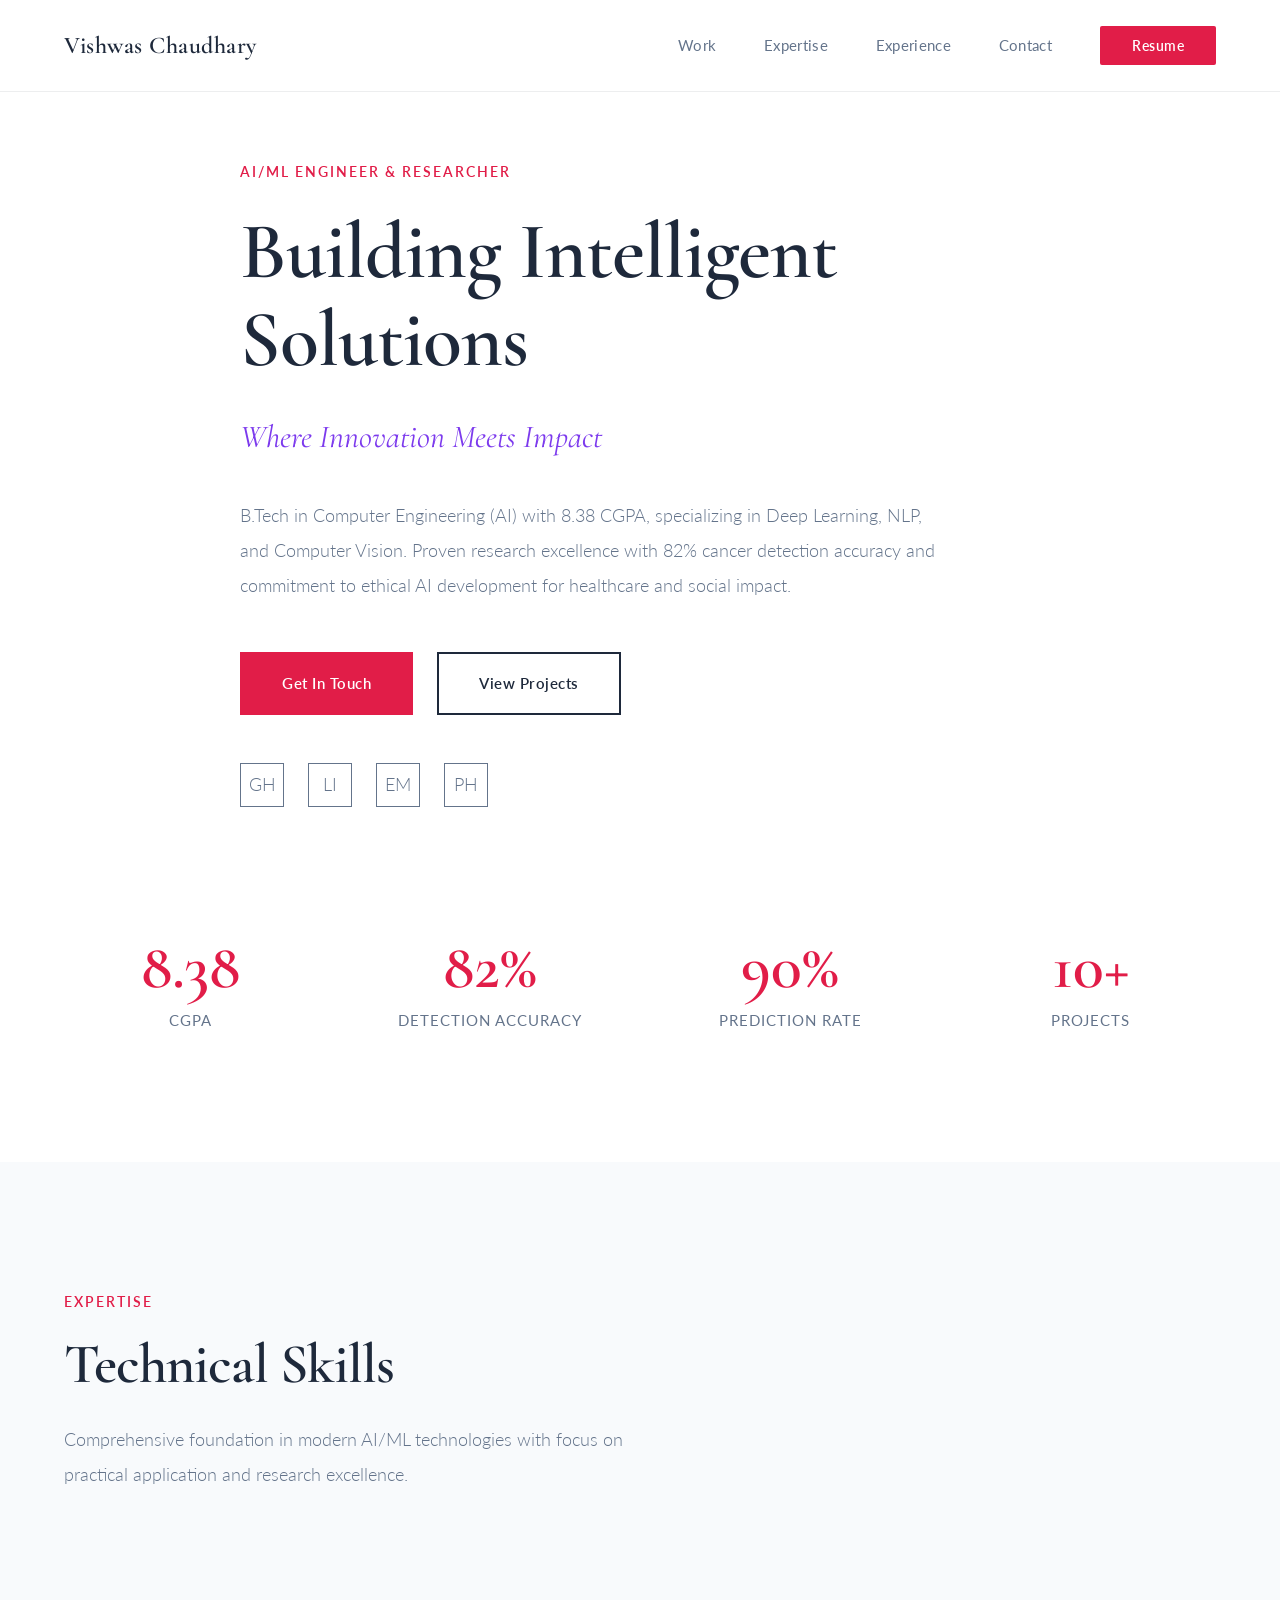
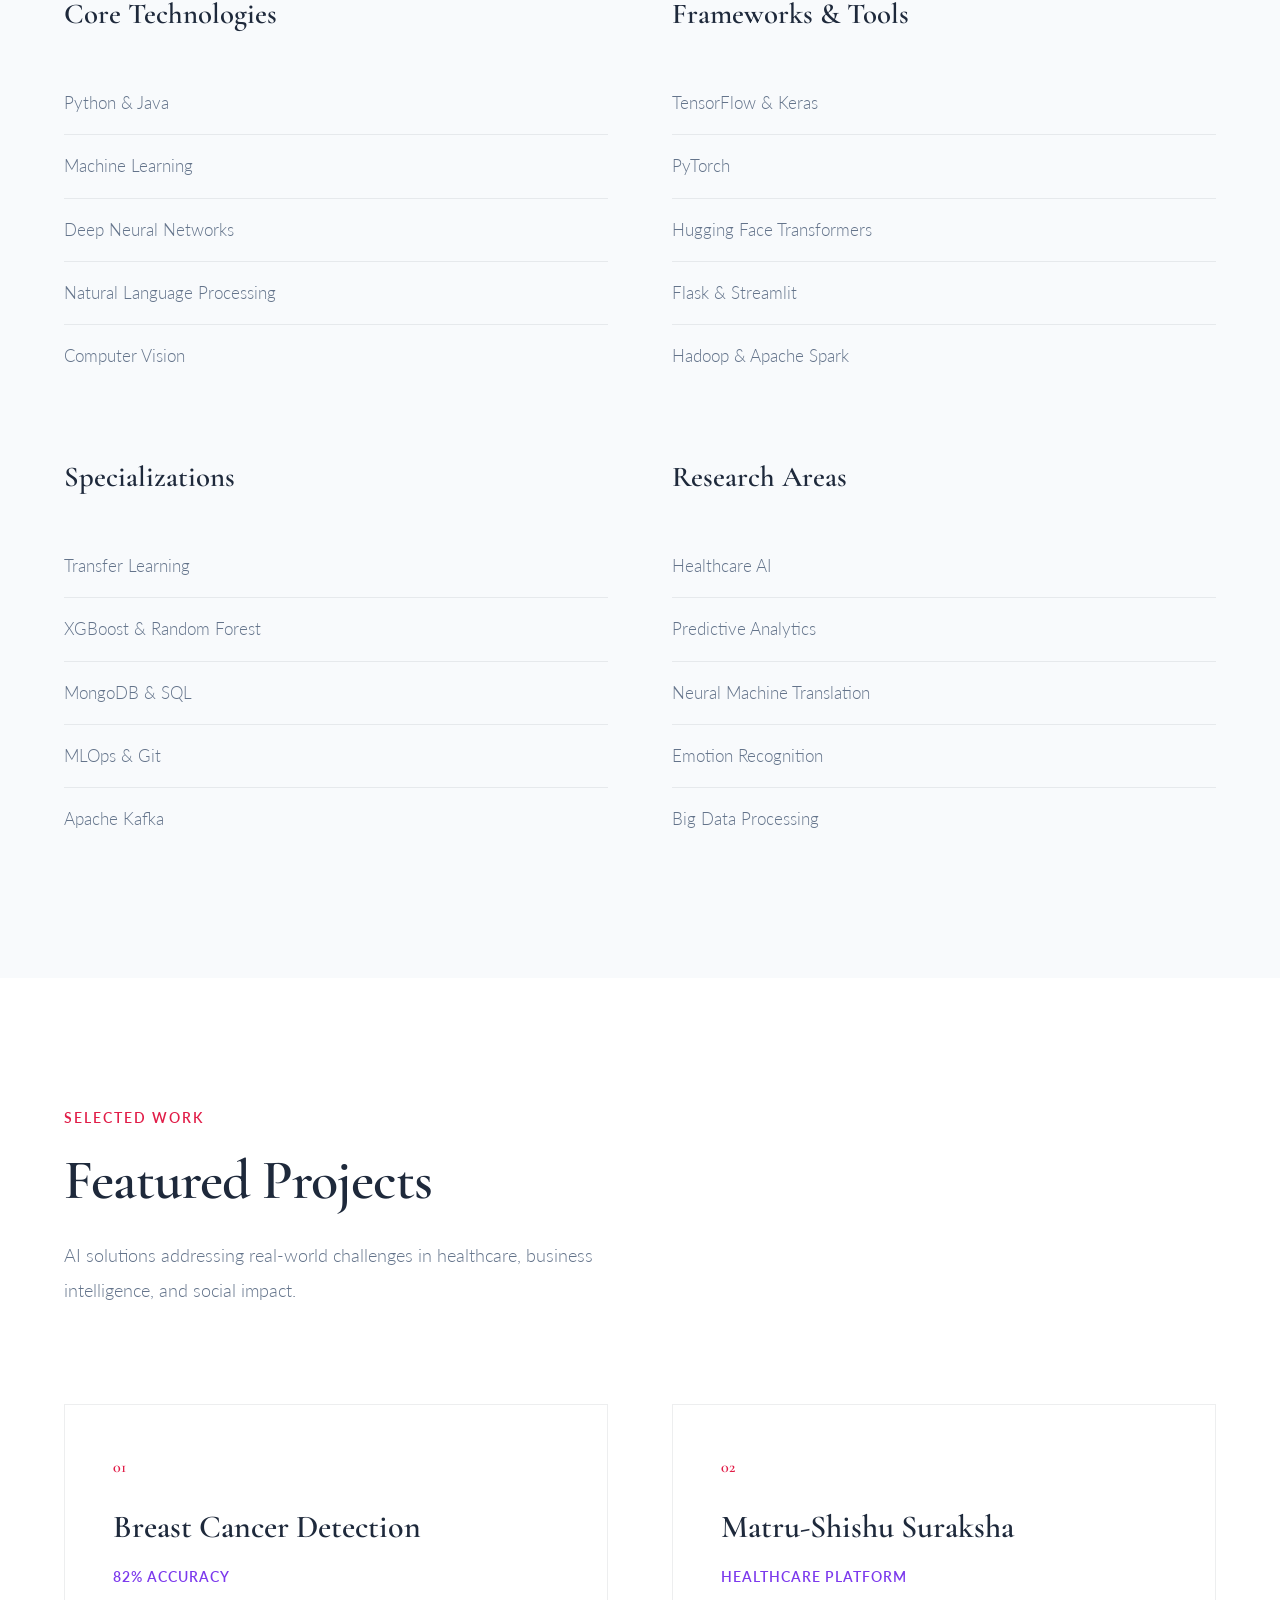
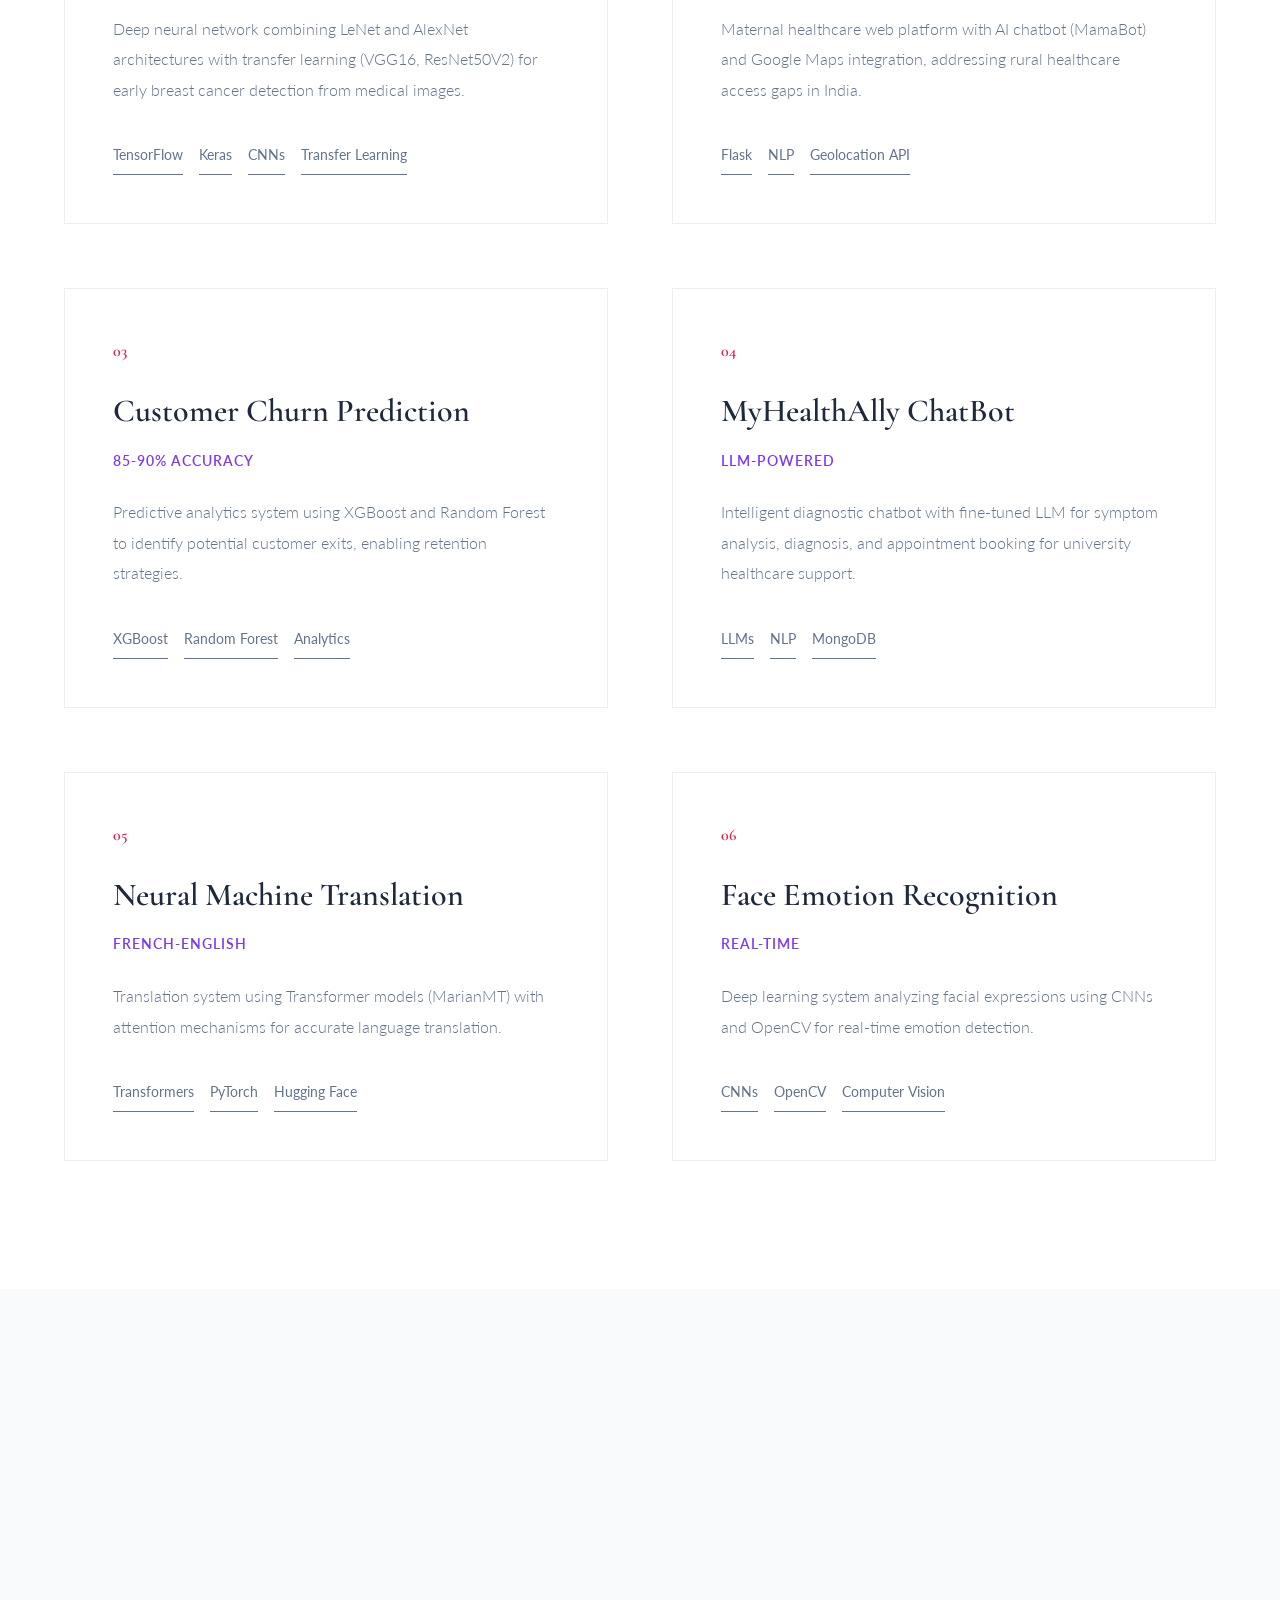
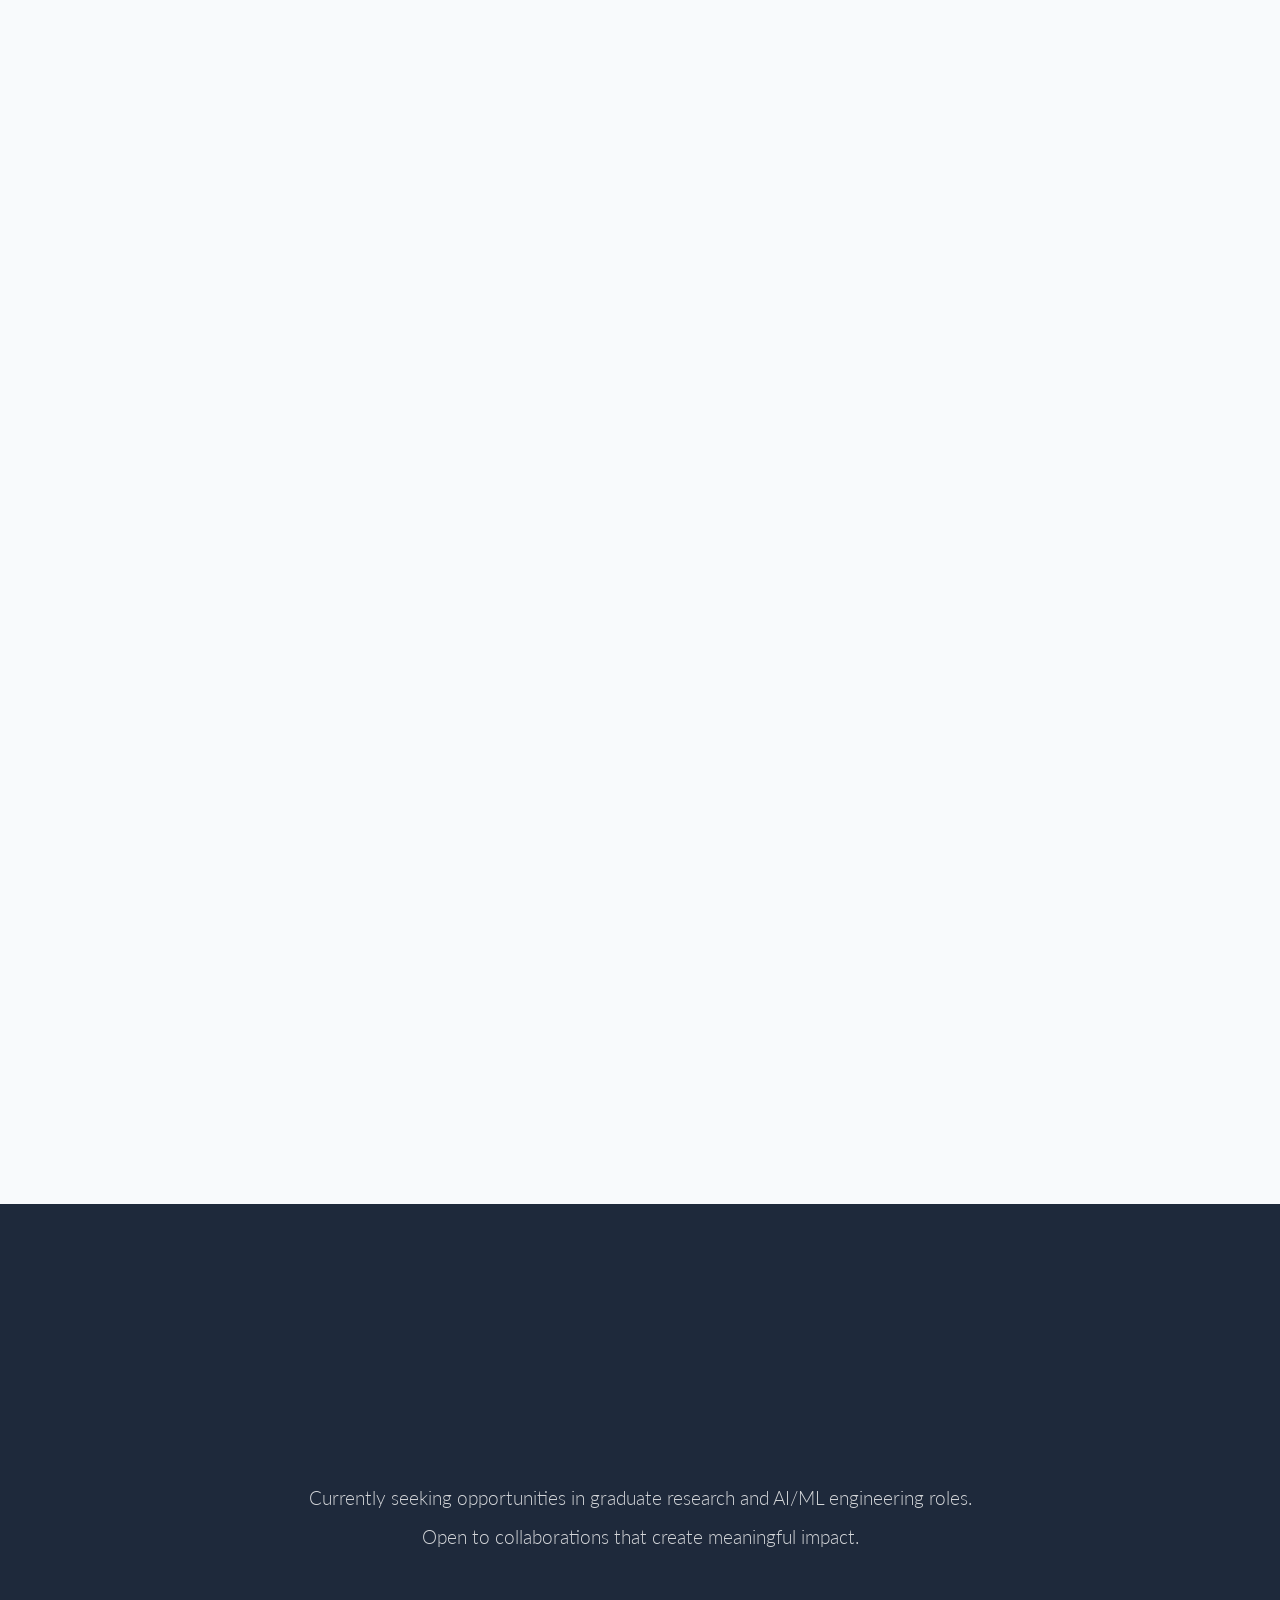
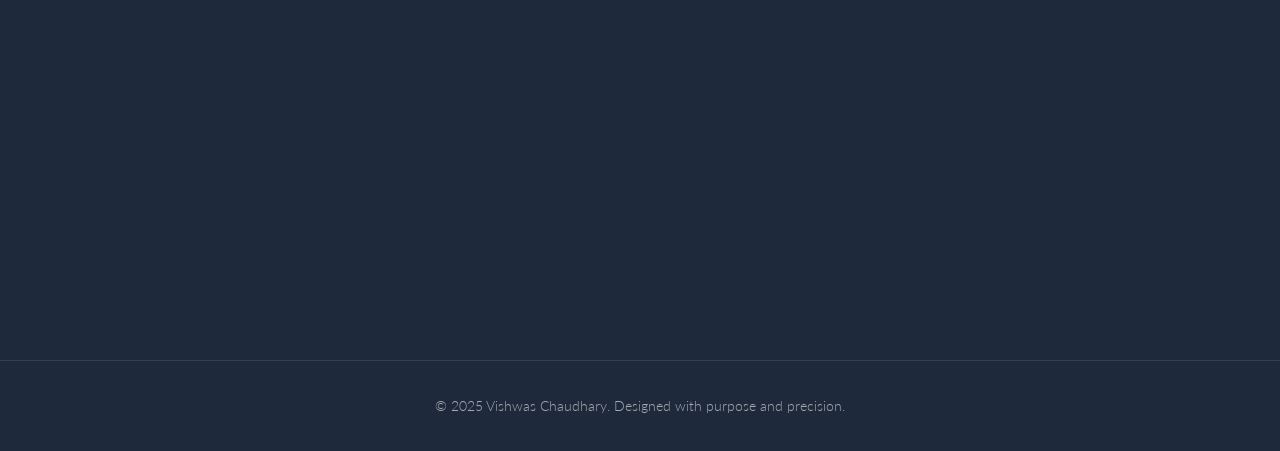
<file: vishwas_portfolio.html>
<!DOCTYPE html>
<html lang="en">
<head>
    <meta charset="UTF-8">
    <meta name="viewport" content="width=device-width, initial-scale=1.0">
    <meta name="description" content="Vishwas Chaudhary - AI/ML Engineer & Researcher">
    <title>Vishwas Chaudhary | AI/ML Researcher</title>
    
    <!-- Google Fonts -->
    <link rel="preconnect" href="https://fonts.googleapis.com">
    <link rel="preconnect" href="https://fonts.gstatic.com" crossorigin>
    <link href="https://fonts.googleapis.com/css2?family=Cormorant+Garamond:wght@400;500;600;700&family=Lato:wght@300;400;600&display=swap" rel="stylesheet">
    
    <style>
        /* ==================== DESIGN SYSTEM ==================== */
        /* 
        🎨 COLOR PALETTE - Creativity & Energy meets Academic Elegance
        Primary: #E11D48 (Vibrant Rose) - Creative energy, passion
        Accent: #7C3AED (Royal Purple) - Innovation, sophistication  
        Neutral: #1E293B (Deep Slate) - Academic authority
        
        🔤 TYPOGRAPHY
        Headings: Cormorant Garamond (elegant serif)
        Body: Lato (clean, modern sans-serif)
        
        ✨ INTERACTIONS (All three subtle)
        1. Smooth fade-in on scroll
        2. Gentle hover lift on cards (6px)
        3. Elegant underline animation on links
        */

        :root {
            --primary: #E11D48;
            --accent: #7C3AED;
            --neutral: #1E293B;
            --neutral-light: #475569;
            --bg-white: #FFFFFF;
            --bg-light: #F8FAFC;
            --text-primary: #1E293B;
            --text-secondary: #64748B;
            
            --font-heading: 'Cormorant Garamond', serif;
            --font-body: 'Lato', sans-serif;
            
            --transition: all 0.4s cubic-bezier(0.4, 0, 0.2, 1);
            --shadow-sm: 0 1px 3px rgba(0, 0, 0, 0.06);
            --shadow-md: 0 4px 12px rgba(0, 0, 0, 0.08);
            --shadow-lg: 0 10px 30px rgba(0, 0, 0, 0.12);
        }

        * {
            margin: 0;
            padding: 0;
            box-sizing: border-box;
        }

        html {
            scroll-behavior: smooth;
        }

        body {
            font-family: var(--font-body);
            font-weight: 300;
            line-height: 1.8;
            color: var(--text-primary);
            background: var(--bg-white);
            overflow-x: hidden;
        }

        /* ==================== NAVIGATION ==================== */
        .navbar {
            position: fixed;
            top: 0;
            left: 0;
            width: 100%;
            background: rgba(255, 255, 255, 0.95);
            backdrop-filter: blur(10px);
            border-bottom: 1px solid rgba(30, 41, 59, 0.08);
            padding: 1.5rem 0;
            z-index: 1000;
            transition: var(--transition);
        }

        .navbar.scrolled {
            padding: 1rem 0;
            box-shadow: var(--shadow-sm);
        }

        .nav-container {
            max-width: 1400px;
            margin: 0 auto;
            padding: 0 4rem;
            display: flex;
            justify-content: space-between;
            align-items: center;
        }

        .nav-logo {
            font-family: var(--font-heading);
            font-size: 1.5rem;
            font-weight: 600;
            color: var(--neutral);
            letter-spacing: 0.5px;
        }

        .nav-menu {
            display: flex;
            list-style: none;
            gap: 3rem;
            align-items: center;
        }

        .nav-link {
            font-family: var(--font-body);
            font-weight: 400;
            font-size: 0.95rem;
            color: var(--text-secondary);
            text-decoration: none;
            position: relative;
            transition: var(--transition);
            letter-spacing: 0.3px;
        }

        /* ELEGANT UNDERLINE ANIMATION */
        .nav-link::after {
            content: '';
            position: absolute;
            bottom: -4px;
            left: 0;
            width: 0;
            height: 1px;
            background: var(--primary);
            transition: width 0.4s cubic-bezier(0.4, 0, 0.2, 1);
        }

        .nav-link:hover {
            color: var(--primary);
        }

        .nav-link:hover::after {
            width: 100%;
        }

        .nav-cta {
            font-family: var(--font-body);
            font-weight: 600;
            background: var(--primary);
            color: white;
            padding: 0.7rem 2rem;
            border-radius: 2px;
            text-decoration: none;
            transition: var(--transition);
            letter-spacing: 0.5px;
            font-size: 0.9rem;
        }

        .nav-cta:hover {
            background: var(--accent);
            transform: translateY(-2px);
            box-shadow: var(--shadow-md);
        }

        .hamburger {
            display: none;
            flex-direction: column;
            cursor: pointer;
            gap: 4px;
        }

        .hamburger span {
            width: 24px;
            height: 2px;
            background: var(--neutral);
            transition: var(--transition);
        }

        /* ==================== HERO SECTION ==================== */
        .hero {
            min-height: 90vh;
            display: flex;
            align-items: center;
            padding: 10rem 4rem 6rem;
            background: var(--bg-white);
        }

        .hero-container {
            max-width: 1400px;
            margin: 0 auto;
            display: grid;
            grid-template-columns: 1fr;
            gap: 4rem;
        }

        .hero-content {
            max-width: 800px;
        }

        .hero-label {
            font-family: var(--font-body);
            font-weight: 600;
            font-size: 0.85rem;
            color: var(--primary);
            text-transform: uppercase;
            letter-spacing: 2px;
            margin-bottom: 1.5rem;
            opacity: 0;
            animation: fadeInUp 0.8s ease forwards;
        }

        .hero-title {
            font-family: var(--font-heading);
            font-size: 5rem;
            font-weight: 600;
            color: var(--neutral);
            line-height: 1.1;
            margin-bottom: 1.5rem;
            letter-spacing: -1px;
            opacity: 0;
            animation: fadeInUp 0.8s ease 0.2s forwards;
        }

        .hero-subtitle {
            font-family: var(--font-heading);
            font-size: 2rem;
            font-weight: 400;
            color: var(--accent);
            margin-bottom: 2rem;
            font-style: italic;
            opacity: 0;
            animation: fadeInUp 0.8s ease 0.4s forwards;
        }

        .hero-description {
            font-family: var(--font-body);
            font-size: 1.1rem;
            font-weight: 300;
            color: var(--text-secondary);
            line-height: 2;
            max-width: 700px;
            margin-bottom: 3rem;
            opacity: 0;
            animation: fadeInUp 0.8s ease 0.6s forwards;
        }

        .hero-buttons {
            display: flex;
            gap: 1.5rem;
            flex-wrap: wrap;
            opacity: 0;
            animation: fadeInUp 0.8s ease 0.8s forwards;
        }

        .btn {
            font-family: var(--font-body);
            font-weight: 600;
            padding: 1rem 2.5rem;
            text-decoration: none;
            transition: var(--transition);
            border: none;
            cursor: pointer;
            letter-spacing: 0.5px;
            font-size: 0.95rem;
        }

        .btn-primary {
            background: var(--primary);
            color: white;
            border: 2px solid var(--primary);
        }

        .btn-primary:hover {
            background: transparent;
            color: var(--primary);
            transform: translateY(-3px);
            box-shadow: var(--shadow-md);
        }

        .btn-secondary {
            background: transparent;
            color: var(--neutral);
            border: 2px solid var(--neutral);
        }

        .btn-secondary:hover {
            background: var(--neutral);
            color: white;
            transform: translateY(-3px);
            box-shadow: var(--shadow-md);
        }

        .social-links {
            margin-top: 3rem;
            display: flex;
            gap: 1.5rem;
            opacity: 0;
            animation: fadeInUp 0.8s ease 1s forwards;
        }

        .social-link {
            width: 44px;
            height: 44px;
            border: 1px solid var(--text-secondary);
            display: flex;
            align-items: center;
            justify-content: center;
            color: var(--text-secondary);
            text-decoration: none;
            transition: var(--transition);
            font-size: 1.1rem;
        }

        .social-link:hover {
            border-color: var(--primary);
            color: var(--primary);
            transform: translateY(-3px);
        }

        /* ==================== STATS SECTION ==================== */
        .stats {
            padding: 0 4rem 6rem;
            background: var(--bg-white);
        }

        .stats-container {
            max-width: 1400px;
            margin: 0 auto;
            display: grid;
            grid-template-columns: repeat(4, 1fr);
            gap: 3rem;
        }

        .stat-item {
            text-align: center;
            padding: 2rem 0;
            opacity: 0;
            transform: translateY(40px);
            transition: var(--transition);
        }

        .stat-item.reveal {
            opacity: 1;
            transform: translateY(0);
        }

        .stat-number {
            font-family: var(--font-heading);
            font-size: 4rem;
            font-weight: 600;
            color: var(--primary);
            line-height: 1;
            margin-bottom: 0.5rem;
        }

        .stat-label {
            font-family: var(--font-body);
            font-size: 0.95rem;
            font-weight: 400;
            color: var(--text-secondary);
            text-transform: uppercase;
            letter-spacing: 1px;
        }

        /* ==================== SECTION LAYOUT (50/50 BALANCE) ==================== */
        .section {
            padding: 8rem 4rem;
            background: var(--bg-white);
        }

        .section:nth-child(even) {
            background: var(--bg-light);
        }

        .section-container {
            max-width: 1400px;
            margin: 0 auto;
        }

        .section-header {
            max-width: 600px;
            margin-bottom: 6rem;
            opacity: 0;
            transform: translateY(40px);
            transition: var(--transition);
        }

        .section-header.reveal {
            opacity: 1;
            transform: translateY(0);
        }

        .section-label {
            font-family: var(--font-body);
            font-weight: 600;
            font-size: 0.85rem;
            color: var(--primary);
            text-transform: uppercase;
            letter-spacing: 2px;
            margin-bottom: 1rem;
        }

        .section-title {
            font-family: var(--font-heading);
            font-size: 3.5rem;
            font-weight: 600;
            color: var(--neutral);
            line-height: 1.2;
            margin-bottom: 1.5rem;
            letter-spacing: -1px;
        }

        .section-description {
            font-family: var(--font-body);
            font-size: 1.1rem;
            font-weight: 300;
            color: var(--text-secondary);
            line-height: 2;
        }

        /* ==================== SKILLS SECTION ==================== */
        .skills-grid {
            display: grid;
            grid-template-columns: repeat(2, 1fr);
            gap: 4rem;
        }

        .skill-category {
            opacity: 0;
            transform: translateY(40px);
            transition: var(--transition);
        }

        .skill-category.reveal {
            opacity: 1;
            transform: translateY(0);
        }

        /* GENTLE HOVER LIFT */
        .skill-category:hover {
            transform: translateY(-6px);
        }

        .skill-category h3 {
            font-family: var(--font-heading);
            font-size: 1.8rem;
            font-weight: 600;
            color: var(--neutral);
            margin-bottom: 2rem;
        }

        .skill-list {
            list-style: none;
        }

        .skill-list li {
            font-family: var(--font-body);
            font-size: 1.05rem;
            font-weight: 300;
            color: var(--text-secondary);
            padding: 1rem 0;
            border-bottom: 1px solid rgba(30, 41, 59, 0.08);
            transition: var(--transition);
        }

        .skill-list li:hover {
            color: var(--primary);
            padding-left: 1rem;
        }

        .skill-list li:last-child {
            border-bottom: none;
        }

        /* ==================== PROJECTS SECTION ==================== */
        .projects-grid {
            display: grid;
            grid-template-columns: repeat(2, 1fr);
            gap: 4rem;
        }

        .project-card {
            background: var(--bg-white);
            border: 1px solid rgba(30, 41, 59, 0.08);
            padding: 3rem;
            transition: var(--transition);
            opacity: 0;
            transform: translateY(40px);
        }

        .project-card.reveal {
            opacity: 1;
            transform: translateY(0);
        }

        /* GENTLE HOVER LIFT */
        .project-card:hover {
            transform: translateY(-6px);
            box-shadow: var(--shadow-lg);
            border-color: var(--primary);
        }

        .project-number {
            font-family: var(--font-heading);
            font-size: 1rem;
            font-weight: 600;
            color: var(--primary);
            margin-bottom: 1.5rem;
        }

        .project-card h3 {
            font-family: var(--font-heading);
            font-size: 2rem;
            font-weight: 600;
            color: var(--neutral);
            margin-bottom: 1rem;
            line-height: 1.3;
        }

        .project-metric {
            font-family: var(--font-body);
            font-size: 0.9rem;
            font-weight: 600;
            color: var(--accent);
            margin-bottom: 1.5rem;
            text-transform: uppercase;
            letter-spacing: 1px;
        }

        .project-description {
            font-family: var(--font-body);
            font-size: 1rem;
            font-weight: 300;
            color: var(--text-secondary);
            line-height: 1.9;
            margin-bottom: 2rem;
        }

        .project-tech {
            display: flex;
            flex-wrap: wrap;
            gap: 1rem;
        }

        .tech-tag {
            font-family: var(--font-body);
            font-size: 0.85rem;
            font-weight: 400;
            color: var(--text-secondary);
            padding: 0.4rem 0;
            border-bottom: 1px solid var(--text-secondary);
            transition: var(--transition);
        }

        .tech-tag:hover {
            color: var(--primary);
            border-color: var(--primary);
        }

        /* ==================== EXPERIENCE SECTION ==================== */
        .experience-list {
            max-width: 900px;
            margin: 0 auto;
        }

        .experience-item {
            padding: 3rem 0;
            border-bottom: 1px solid rgba(30, 41, 59, 0.08);
            opacity: 0;
            transform: translateY(40px);
            transition: var(--transition);
        }

        .experience-item.reveal {
            opacity: 1;
            transform: translateY(0);
        }

        .experience-item:last-child {
            border-bottom: none;
        }

        .experience-header {
            display: flex;
            justify-content: space-between;
            align-items: baseline;
            margin-bottom: 1rem;
            flex-wrap: wrap;
            gap: 1rem;
        }

        .experience-item h3 {
            font-family: var(--font-heading);
            font-size: 1.8rem;
            font-weight: 600;
            color: var(--neutral);
        }

        .experience-date {
            font-family: var(--font-body);
            font-size: 0.9rem;
            font-weight: 400;
            color: var(--primary);
            text-transform: uppercase;
            letter-spacing: 1px;
        }

        .experience-description {
            font-family: var(--font-body);
            font-size: 1.05rem;
            font-weight: 300;
            color: var(--text-secondary);
            line-height: 2;
        }

        /* ==================== CONTACT SECTION ==================== */
        .contact {
            padding: 8rem 4rem;
            background: var(--neutral);
            color: white;
        }

        .contact-container {
            max-width: 1400px;
            margin: 0 auto;
            text-align: center;
        }

        .contact-title {
            font-family: var(--font-heading);
            font-size: 4rem;
            font-weight: 600;
            color: white;
            margin-bottom: 2rem;
            opacity: 0;
            transform: translateY(40px);
            transition: var(--transition);
        }

        .contact-title.reveal {
            opacity: 1;
            transform: translateY(0);
        }

        .contact-description {
            font-family: var(--font-body);
            font-size: 1.2rem;
            font-weight: 300;
            color: rgba(255, 255, 255, 0.8);
            margin-bottom: 4rem;
            max-width: 700px;
            margin-left: auto;
            margin-right: auto;
            line-height: 2;
        }

        .contact-methods {
            display: grid;
            grid-template-columns: repeat(3, 1fr);
            gap: 3rem;
            max-width: 1000px;
            margin: 0 auto 4rem;
        }

        .contact-item {
            padding: 2rem;
            border: 1px solid rgba(255, 255, 255, 0.2);
            transition: var(--transition);
            opacity: 0;
            transform: translateY(40px);
        }

        .contact-item.reveal {
            opacity: 1;
            transform: translateY(0);
        }

        /* GENTLE HOVER LIFT */
        .contact-item:hover {
            transform: translateY(-6px);
            border-color: var(--primary);
            background: rgba(225, 29, 72, 0.05);
        }

        .contact-item h4 {
            font-family: var(--font-heading);
            font-size: 1.3rem;
            font-weight: 600;
            margin-bottom: 1rem;
        }

        .contact-item a {
            font-family: var(--font-body);
            font-size: 1rem;
            color: rgba(255, 255, 255, 0.9);
            text-decoration: none;
            transition: var(--transition);
            position: relative;
        }

        /* ELEGANT UNDERLINE ANIMATION */
        .contact-item a::after {
            content: '';
            position: absolute;
            bottom: -2px;
            left: 0;
            width: 0;
            height: 1px;
            background: var(--primary);
            transition: width 0.4s cubic-bezier(0.4, 0, 0.2, 1);
        }

        .contact-item a:hover::after {
            width: 100%;
        }

        .contact-item a:hover {
            color: var(--primary);
        }

        .contact-item p {
            font-family: var(--font-body);
            font-size: 1rem;
            color: rgba(255, 255, 255, 0.8);
        }

        /* ==================== FOOTER ==================== */
        .footer {
            background: var(--neutral);
            color: rgba(255, 255, 255, 0.6);
            text-align: center;
            padding: 2rem 4rem;
            border-top: 1px solid rgba(255, 255, 255, 0.1);
        }

        .footer p {
            font-family: var(--font-body);
            font-size: 0.9rem;
            font-weight: 300;
        }

        /* ==================== ANIMATIONS ==================== */
        @keyframes fadeInUp {
            from {
                opacity: 0;
                transform: translateY(30px);
            }
            to {
                opacity: 1;
                transform: translateY(0);
            }
        }

        /* ==================== RESPONSIVE DESIGN ==================== */
        @media (max-width: 1200px) {
            .nav-container,
            .hero,
            .stats,
            .section {
                padding-left: 2rem;
                padding-right: 2rem;
            }

            .hero-title {
                font-size: 4rem;
            }

            .section-title {
                font-size: 3rem;
            }
        }

        @media (max-width: 968px) {
            .nav-menu {
                position: fixed;
                top: 0;
                right: -100%;
                width: 70%;
                height: 100vh;
                background: white;
                flex-direction: column;
                justify-content: center;
                gap: 2rem;
                transition: right 0.4s ease;
                box-shadow: -5px 0 30px rgba(0, 0, 0, 0.1);
            }

            .nav-menu.active {
                right: 0;
            }

            .hamburger {
                display: flex;
            }

            .hamburger.active span:nth-child(1) {
                transform: rotate(45deg) translate(5px, 5px);
            }

            .hamburger.active span:nth-child(2) {
                opacity: 0;
            }

            .hamburger.active span:nth-child(3) {
                transform: rotate(-45deg) translate(6px, -6px);
            }

            .hero-title {
                font-size: 3rem;
            }

            .hero-subtitle {
                font-size: 1.5rem;
            }

            .stats-container {
                grid-template-columns: repeat(2, 1fr);
                gap: 2rem;
            }

            .skills-grid,
            .projects-grid {
                grid-template-columns: 1fr;
                gap: 3rem;
            }

            .contact-methods {
                grid-template-columns: 1fr;
            }
        }

        @media (max-width: 640px) {
            .hero-title {
                font-size: 2.5rem;
            }

            .section-title {
                font-size: 2.5rem;
            }

            .contact-title {
                font-size: 2.5rem;
            }

            .stats-container {
                grid-template-columns: 1fr;
            }

            .stat-number {
                font-size: 3rem;
            }
        }
    </style>
</head>
<body>
    <!-- Navigation -->
    <nav class="navbar" id="navbar">
        <div class="nav-container">
            <div class="nav-logo">Vishwas Chaudhary</div>
            <div class="hamburger" id="hamburger">
                <span></span>
                <span></span>
                <span></span>
            </div>
            <ul class="nav-menu" id="navMenu">
                <li><a href="#work" class="nav-link">Work</a></li>
                <li><a href="#skills" class="nav-link">Expertise</a></li>
                <li><a href="#experience" class="nav-link">Experience</a></li>
                <li><a href="#contact" class="nav-link">Contact</a></li>
                <li><a href="#" class="nav-cta" id="downloadResume">Resume</a></li>
            </ul>
        </div>
    </nav>

    <!-- Hero Section -->
    <section class="hero">
        <div class="hero-container">
            <div class="hero-content">
                <div class="hero-label">AI/ML Engineer & Researcher</div>
                <h1 class="hero-title">Building Intelligent Solutions</h1>
                <p class="hero-subtitle">Where Innovation Meets Impact</p>
                <p class="hero-description">
                    B.Tech in Computer Engineering (AI) with 8.38 CGPA, specializing in Deep Learning, NLP, and Computer Vision. Proven research excellence with 82% cancer detection accuracy and commitment to ethical AI development for healthcare and social impact.
                </p>
                <div class="hero-buttons">
                    <a href="tel:+919081452843" class="btn btn-primary">Get In Touch</a>
                    <a href="#work" class="btn btn-secondary">View Projects</a>
                </div>
                <div class="social-links">
                    <a href="https://github.com/paradise-007" class="social-link" target="_blank" title="GitHub">GH</a>
                    <a href="https://linkedin.com/in/vishwas-chaudhary" class="social-link" target="_blank" title="LinkedIn">LI</a>
                    <a href="mailto:vishwaschaudhary2672003@gmail.com" class="social-link" title="Email">EM</a>
                    <a href="tel:+919081452843" class="social-link" title="Phone">PH</a>
                </div>
            </div>
        </div>
    </section>

    <!-- Stats Section -->
    <section class="stats">
        <div class="stats-container">
            <div class="stat-item">
                <div class="stat-number">8.38</div>
                <div class="stat-label">CGPA</div>
            </div>
            <div class="stat-item">
                <div class="stat-number">82%</div>
                <div class="stat-label">Detection Accuracy</div>
            </div>
            <div class="stat-item">
                <div class="stat-number">90%</div>
                <div class="stat-label">Prediction Rate</div>
            </div>
            <div class="stat-item">
                <div class="stat-number">10+</div>
                <div class="stat-label">Projects</div>
            </div>
        </div>
    </section>

    <!-- Skills Section -->
    <section id="skills" class="section">
        <div class="section-container">
            <div class="section-header">
                <div class="section-label">Expertise</div>
                <h2 class="section-title">Technical Skills</h2>
                <p class="section-description">
                    Comprehensive foundation in modern AI/ML technologies with focus on practical application and research excellence.
                </p>
            </div>
            <div class="skills-grid">
                <div class="skill-category">
                    <h3>Core Technologies</h3>
                    <ul class="skill-list">
                        <li>Python & Java</li>
                        <li>Machine Learning</li>
                        <li>Deep Neural Networks</li>
                        <li>Natural Language Processing</li>
                        <li>Computer Vision</li>
                    </ul>
                </div>
                <div class="skill-category">
                    <h3>Frameworks & Tools</h3>
                    <ul class="skill-list">
                        <li>TensorFlow & Keras</li>
                        <li>PyTorch</li>
                        <li>Hugging Face Transformers</li>
                        <li>Flask & Streamlit</li>
                        <li>Hadoop & Apache Spark</li>
                    </ul>
                </div>
                <div class="skill-category">
                    <h3>Specializations</h3>
                    <ul class="skill-list">
                        <li>Transfer Learning</li>
                        <li>XGBoost & Random Forest</li>
                        <li>MongoDB & SQL</li>
                        <li>MLOps & Git</li>
                        <li>Apache Kafka</li>
                    </ul>
                </div>
                <div class="skill-category">
                    <h3>Research Areas</h3>
                    <ul class="skill-list">
                        <li>Healthcare AI</li>
                        <li>Predictive Analytics</li>
                        <li>Neural Machine Translation</li>
                        <li>Emotion Recognition</li>
                        <li>Big Data Processing</li>
                    </ul>
                </div>
            </div>
        </div>
    </section>

    <!-- Projects Section -->
    <section id="work" class="section">
        <div class="section-container">
            <div class="section-header">
                <div class="section-label">Selected Work</div>
                <h2 class="section-title">Featured Projects</h2>
                <p class="section-description">
                    AI solutions addressing real-world challenges in healthcare, business intelligence, and social impact.
                </p>
            </div>
            <div class="projects-grid">
                <div class="project-card">
                    <div class="project-number">01</div>
                    <h3>Breast Cancer Detection</h3>
                    <div class="project-metric">82% Accuracy</div>
                    <p class="project-description">
                        Deep neural network combining LeNet and AlexNet architectures with transfer learning (VGG16, ResNet50V2) for early breast cancer detection from medical images.
                    </p>
                    <div class="project-tech">
                        <span class="tech-tag">TensorFlow</span>
                        <span class="tech-tag">Keras</span>
                        <span class="tech-tag">CNNs</span>
                        <span class="tech-tag">Transfer Learning</span>
                    </div>
                </div>

                <div class="project-card">
                    <div class="project-number">02</div>
                    <h3>Matru-Shishu Suraksha</h3>
                    <div class="project-metric">Healthcare Platform</div>
                    <p class="project-description">
                        Maternal healthcare web platform with AI chatbot (MamaBot) and Google Maps integration, addressing rural healthcare access gaps in India.
                    </p>
                    <div class="project-tech">
                        <span class="tech-tag">Flask</span>
                        <span class="tech-tag">NLP</span>
                        <span class="tech-tag">Geolocation API</span>
                    </div>
                </div>

                <div class="project-card">
                    <div class="project-number">03</div>
                    <h3>Customer Churn Prediction</h3>
                    <div class="project-metric">85-90% Accuracy</div>
                    <p class="project-description">
                        Predictive analytics system using XGBoost and Random Forest to identify potential customer exits, enabling retention strategies.
                    </p>
                    <div class="project-tech">
                        <span class="tech-tag">XGBoost</span>
                        <span class="tech-tag">Random Forest</span>
                        <span class="tech-tag">Analytics</span>
                    </div>
                </div>

                <div class="project-card">
                    <div class="project-number">04</div>
                    <h3>MyHealthAlly ChatBot</h3>
                    <div class="project-metric">LLM-Powered</div>
                    <p class="project-description">
                        Intelligent diagnostic chatbot with fine-tuned LLM for symptom analysis, diagnosis, and appointment booking for university healthcare support.
                    </p>
                    <div class="project-tech">
                        <span class="tech-tag">LLMs</span>
                        <span class="tech-tag">NLP</span>
                        <span class="tech-tag">MongoDB</span>
                    </div>
                </div>

                <div class="project-card">
                    <div class="project-number">05</div>
                    <h3>Neural Machine Translation</h3>
                    <div class="project-metric">French-English</div>
                    <p class="project-description">
                        Translation system using Transformer models (MarianMT) with attention mechanisms for accurate language translation.
                    </p>
                    <div class="project-tech">
                        <span class="tech-tag">Transformers</span>
                        <span class="tech-tag">PyTorch</span>
                        <span class="tech-tag">Hugging Face</span>
                    </div>
                </div>

                <div class="project-card">
                    <div class="project-number">06</div>
                    <h3>Face Emotion Recognition</h3>
                    <div class="project-metric">Real-Time</div>
                    <p class="project-description">
                        Deep learning system analyzing facial expressions using CNNs and OpenCV for real-time emotion detection.
                    </p>
                    <div class="project-tech">
                        <span class="tech-tag">CNNs</span>
                        <span class="tech-tag">OpenCV</span>
                        <span class="tech-tag">Computer Vision</span>
                    </div>
                </div>
            </div>
        </div>
    </section>

    <!-- Experience Section -->
    <section id="experience" class="section">
        <div class="section-container">
            <div class="section-header">
                <div class="section-label">Background</div>
                <h2 class="section-title">Experience & Leadership</h2>
                <p class="section-description">
                    Making impact through technology, community service, and continuous learning.
                </p>
            </div>
            <div class="experience-list">
                <div class="experience-item">
                    <div class="experience-header">
                        <h3>IEEE Student Branch</h3>
                        <span class="experience-date">2022—2025</span>
                    </div>
                    <p class="experience-description">
                        Technical Lead organizing AI/ML workshops and the "Tucker" technical debate competition. Spearheaded "Box of Happiness" initiative, distributing essentials to underprivileged communities in Mehsana, promoting sustainability and social impact.
                    </p>
                </div>

                <div class="experience-item">
                    <div class="experience-header">
                        <h3>Ganpat Volunteer Movement</h3>
                        <span class="experience-date">2021—2025</span>
                    </div>
                    <p class="experience-description">
                        Conducted weekly village visits teaching underprivileged students, bridging educational gaps in rural communities through dedicated mentorship and support.
                    </p>
                </div>

                <div class="experience-item">
                    <div class="experience-header">
                        <h3>Smart India Hackathon</h3>
                        <span class="experience-date">2024</span>
                    </div>
                    <p class="experience-description">
                        Team Lead for "Aausadh" - AI-based Medicinal Plant Awareness platform. Co-developed "Medisoft" for speech therapy using advanced AI and NLP techniques.
                    </p>
                </div>

                <div class="experience-item">
                    <div class="experience-header">
                        <h3>Professional Development</h3>
                        <span class="experience-date">Ongoing</span>
                    </div>
                    <p class="experience-description">
                        NPTEL certifications in Java Programming and Python for Machine Learning. PMKVY certification as AI-ML Jr. Telecom Data Analyst. TCS iON Communication Skills certification.
                    </p>
                </div>
            </div>
        </div>
    </section>

    <!-- Contact Section -->
    <section id="contact" class="contact">
        <div class="contact-container">
            <h2 class="contact-title">Let's Connect</h2>
            <p class="contact-description">
                Currently seeking opportunities in graduate research and AI/ML engineering roles. Open to collaborations that create meaningful impact.
            </p>
            <div class="contact-methods">
                <div class="contact-item">
                    <h4>Email</h4>
                    <a href="mailto:vishwaschaudhary2672003@gmail.com">vishwaschaudhary2672003@gmail.com</a>
                </div>
                <div class="contact-item">
                    <h4>Phone</h4>
                    <a href="tel:+919081452843">+91 90814 52843</a>
                </div>
                <div class="contact-item">
                    <h4>Location</h4>
                    <p>Ahmedabad, Gujarat, India</p>
                </div>
            </div>
        </div>
    </section>

    <!-- Footer -->
    <footer class="footer">
        <p>© 2025 Vishwas Chaudhary. Designed with purpose and precision.</p>
    </footer>

    <!-- JavaScript -->
    <script>
        // Smooth Scrolling
        document.querySelectorAll('a[href^="#"]').forEach(anchor => {
            anchor.addEventListener('click', function(e) {
                e.preventDefault();
                const target = document.querySelector(this.getAttribute('href'));
                if (target) {
                    target.scrollIntoView({ behavior: 'smooth', block: 'start' });
                    document.getElementById('navMenu').classList.remove('active');
                    document.getElementById('hamburger').classList.remove('active');
                }
            });
        });

        // Navbar Scroll Effect
        const navbar = document.getElementById('navbar');
        window.addEventListener('scroll', () => {
            if (window.scrollY > 50) {
                navbar.classList.add('scrolled');
            } else {
                navbar.classList.remove('scrolled');
            }
        });

        // Mobile Menu
        const hamburger = document.getElementById('hamburger');
        const navMenu = document.getElementById('navMenu');
        
        hamburger.addEventListener('click', () => {
            hamburger.classList.toggle('active');
            navMenu.classList.toggle('active');
        });

        // Scroll Reveal Animation
        const revealElements = document.querySelectorAll('.section-header, .stat-item, .skill-category, .project-card, .experience-item, .contact-title, .contact-item');
        
        const revealOnScroll = () => {
            const windowHeight = window.innerHeight;
            revealElements.forEach((element, index) => {
                const elementTop = element.getBoundingClientRect().top;
                if (elementTop < windowHeight - 80) {
                    setTimeout(() => {
                        element.classList.add('reveal');
                    }, index * 50);
                }
            });
        };

        window.addEventListener('scroll', revealOnScroll);
        window.addEventListener('load', revealOnScroll);

        // Download Resume
        document.getElementById('downloadResume').addEventListener('click', function(e) {
            e.preventDefault();
            const link = document.createElement('a');
            link.href = 'VISHWAS_RESUME.pdf';
            link.download = 'Vishwas_Chaudhary_Resume.pdf';
            document.body.appendChild(link);
            link.click();
            document.body.removeChild(link);
        });
    </script>
</body>
</html>
</file>
<file: styles.css>
* { margin:0; padding:0; box-sizing:border-box; }
body { font-family: 'Segoe UI', Tahoma, Geneva, Verdana, sans-serif; line-height:1.6; color:#333; background:#f9f9f9; }

.container { max-width:1100px; margin:0 auto; padding:0 20px; }

header { background:#0d47a1; color:white; text-align:center; padding:80px 0 60px; }
.profile-img { width:150px; height:150px; border-radius:50%; border:5px solid white; margin-bottom:20px; object-fit:cover; }
h1 { font-size:2.8rem; margin-bottom:10px; }
.tagline { font-size:1.3rem; opacity:0.9; }

.contact-info { margin-top:20px; font-size:1.1rem; }
.contact-info p { margin:8px 0; }

nav { background:#fff; box-shadow:0 2px 10px rgba(0,0,0,0.1); position:sticky; top:0; z-index:100; }
nav .container { display:flex; justify-content:space-around; padding:15px 0; }
nav a { text-decoration:none; color:#0d47a1; font-weight:bold; padding:10px; transition:0.3s; }
nav a:hover { color:#1976d2; border-bottom:3px solid #1976d2; }

main { padding:60px 0; }
section { margin-bottom:60px; }
h2 { color:#0d47a1; margin-bottom:20px; border-bottom:3px solid #e3f2fd; padding-bottom:10px; }

.skills-grid { display:grid; grid-template-columns:repeat(auto-fit, minmax(220px,1fr)); gap:25px; }
.skills-grid h3 { color:#1976d2; margin-bottom:12px; }

.project-card { background:white; border-radius:10px; box-shadow:0 4px 15px rgba(0,0,0,0.08); padding:25px; margin:20px 0; transition:transform 0.3s; }
.project-card:hover { transform:translateY(-8px); }

ul { list-style:none; padding-left:20px; }
ul li { margin:10px 0; position:relative; }
ul li::before { content:"•"; color:#1976d2; position:absolute; left:-20px; font-size:1.4rem; }

footer { background:#0d47a1; color:white; text-align:center; padding:40px 0; }
footer a { color:#bbdefb; text-decoration:none; }

@media (max-width:768px) {
  nav .container { flex-direction:column; text-align:center; }
  nav a { padding:12px; }
}
</file>
